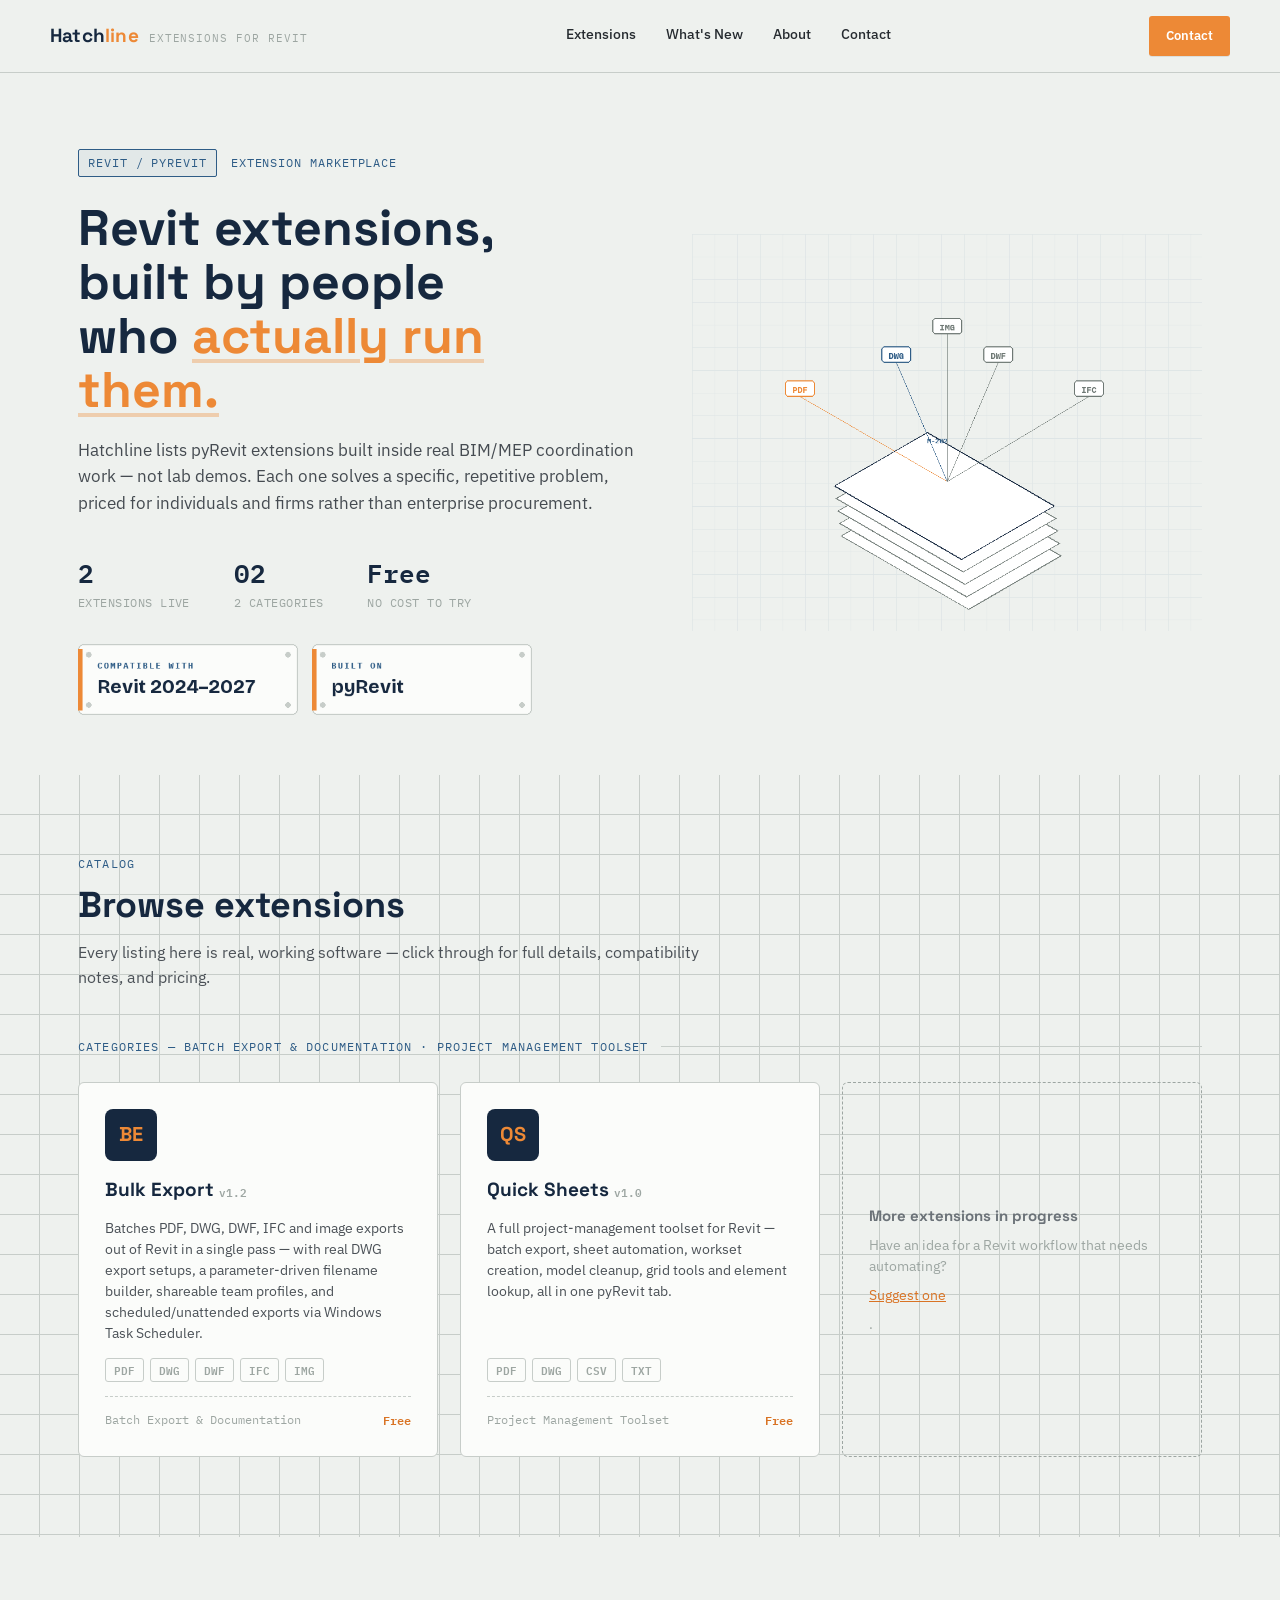
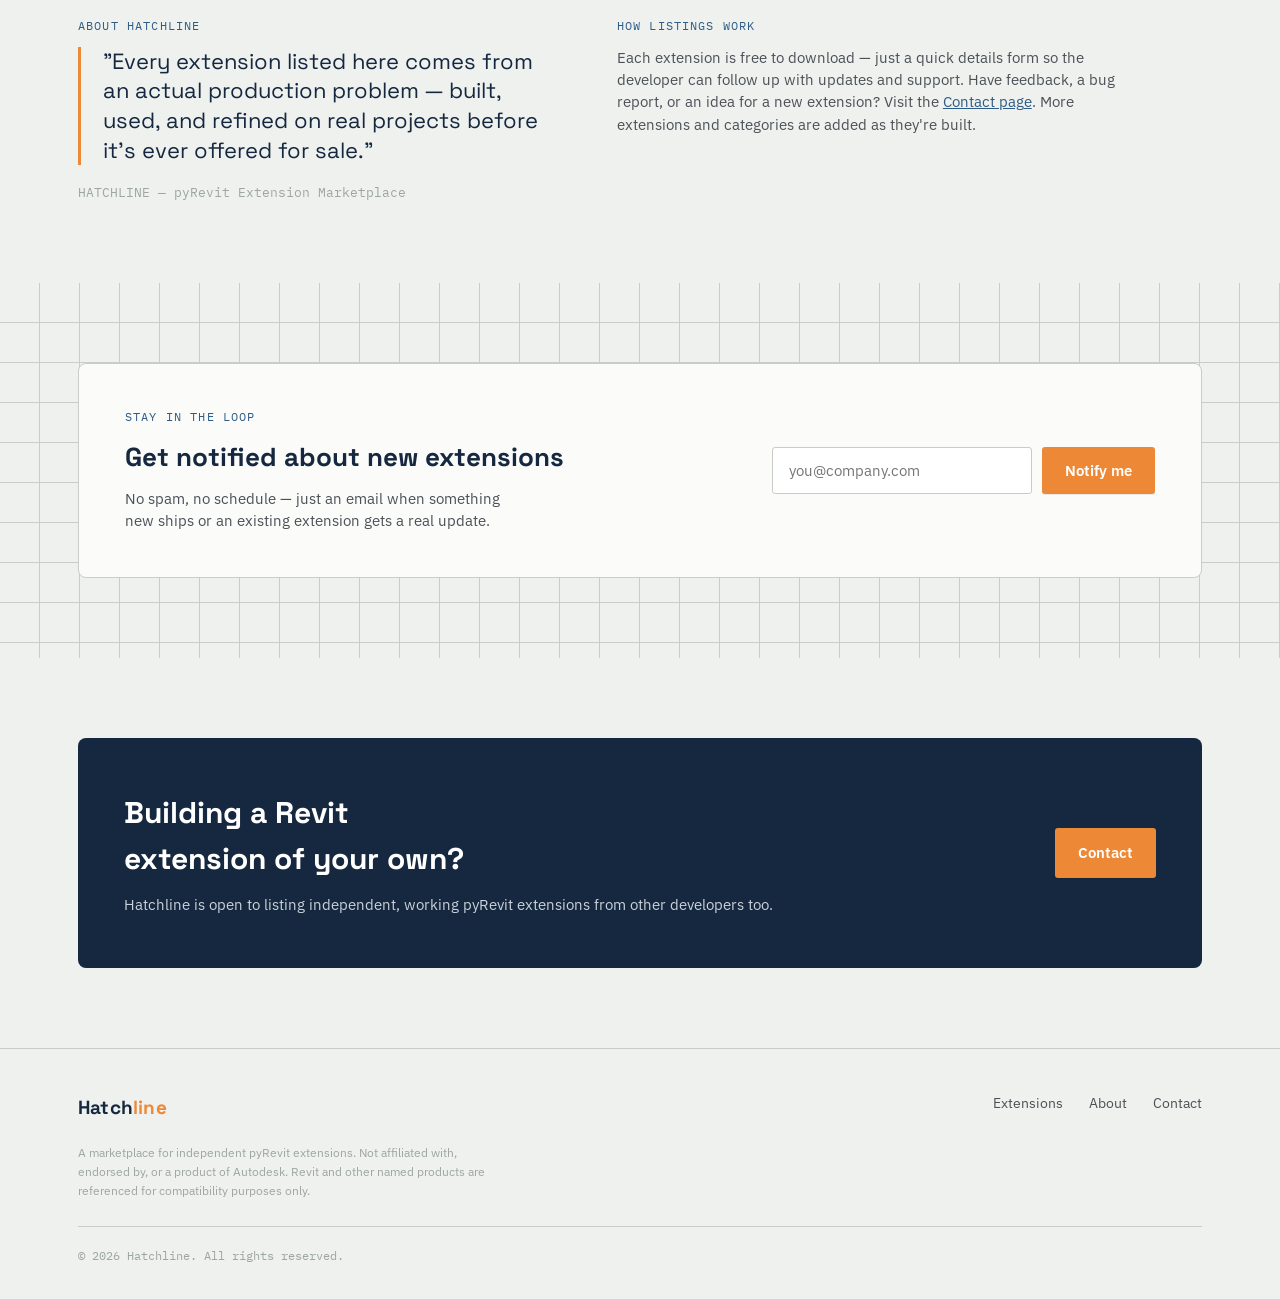
<file: index.html>
<!DOCTYPE html>
<html lang="en">
<head>
<meta charset="UTF-8">
<link rel="icon" type="image/png" href="assets/img/favicon-32.png">
<link rel="shortcut icon" href="assets/img/favicon.ico">
<link rel="apple-touch-icon" href="assets/img/favicon-180.png">
<meta name="viewport" content="width=device-width, initial-scale=1.0">
<title>Hatchline — Extensions for Revit, built by people who use them</title>
<meta name="description" content="Hatchline is a marketplace of pyRevit extensions built by working BIM/MEP professionals. Browse extensions like Bulk Export — batch PDF, DWG, DWF, IFC and image export for Revit.">
<meta property="og:type" content="website">
<meta property="og:title" content="Hatchline — Extensions for Revit, built by people who use them">
<meta property="og:description" content="Hatchline is a marketplace of pyRevit extensions built by working BIM/MEP professionals. Browse extensions like Bulk Export — batch PDF, DWG, DWF, IFC and image export for Revit.">
<meta property="og:image" content="https://sri-ram-bim.github.io/hatchline/assets/img/og-image.png">
<meta property="og:url" content="https://sri-ram-bim.github.io/hatchline/index.html">
<meta property="og:site_name" content="Hatchline">
<meta name="twitter:card" content="summary_large_image">
<meta name="twitter:title" content="Hatchline — Extensions for Revit, built by people who use them">
<meta name="twitter:description" content="Hatchline is a marketplace of pyRevit extensions built by working BIM/MEP professionals. Browse extensions like Bulk Export — batch PDF, DWG, DWF, IFC and image export for Revit.">
<meta name="twitter:image" content="https://sri-ram-bim.github.io/hatchline/assets/img/og-image.png">
<link rel="preconnect" href="https://fonts.googleapis.com">
<link rel="preconnect" href="https://fonts.gstatic.com" crossorigin>
<link href="https://fonts.googleapis.com/css2?family=Space+Grotesk:wght@400;500;600;700&family=IBM+Plex+Sans:wght@400;500;600&family=IBM+Plex+Mono:wght@400;500;600&display=swap" rel="stylesheet">
<link rel="stylesheet" href="assets/css/style.css">
<style>
  .home-hero{ padding:76px 0 60px; }
  .home-hero h1{ font-size:clamp(32px,4.4vw,50px); line-height:1.08; max-width:15ch; }
  .home-hero h1 em{ font-style:normal; color:var(--orange); text-decoration:underline; text-decoration-color:rgba(237,137,54,.35); text-decoration-thickness:4px; text-underline-offset:6px; }
  .home-hero-grid{ display:grid; grid-template-columns:1.05fr .95fr; gap:50px; align-items:center; }
  .home-hero p.lede{ margin-top:20px; font-size:17px; color:#454B51; max-width:56ch; }
  .home-hero-art{ display:flex; justify-content:center; }
  .home-hero-art img{ max-width:100%; height:auto; }
  .compat-row{ display:flex; gap:14px; margin-top:32px; flex-wrap:wrap; }
  .compat-row img{ display:block; height:auto; max-width:220px; }
  @media (max-width:900px){
    .home-hero-grid{ grid-template-columns:1fr; }
    .home-hero-art{ order:-1; max-width:420px; margin:0 auto; }
  }
  .titleblock{ display:flex; align-items:center; gap:14px; font-family:var(--mono); font-size:11.5px; letter-spacing:.08em; text-transform:uppercase; color:var(--blueprint); margin-bottom:24px; }
  .titleblock .tagx{ border:1px solid var(--blueprint); padding:4px 9px; border-radius:2px; color:var(--blueprint); background:rgba(46,92,134,.06); }
  .stat-strip{ display:flex; gap:44px; margin-top:36px; flex-wrap:wrap; }
  .stat-strip div{ font-family:var(--mono); }
  .stat-strip .num{ font-size:26px; font-weight:600; color:var(--ink); }
  .stat-strip .lbl{ font-size:11.5px; color:var(--hair-dk); letter-spacing:.04em; text-transform:uppercase; margin-top:2px; }
</style>
</head>
<body>

<header class="nav">
  <div class="nav-inner wrap" style="padding-left:0;padding-right:0;">
    <a href="index.html" class="brand">
      <span class="brand-mark">Hatch<span>line</span></span>
      <span class="brand-sub">Extensions for Revit</span>
    </a>
    <nav class="links">
      <a href="index.html#extensions">Extensions</a>
      <a href="whats-new.html">What's New</a>
      <a href="index.html#about">About</a>
      <a href="contact.html">Contact</a>
    </nav>
    <div class="nav-cta">
      <a class="btn btn-primary btn-sm" href="contact.html">Contact</a>
    </div>
  </div>
</header>

<main>

  <!-- ================= HERO ================= -->
  <section class="home-hero">
    <div class="wrap home-hero-grid">
      <div>
        <div class="titleblock">
          <span class="tagx">Revit / pyRevit</span>
          <span>Extension Marketplace</span>
        </div>
        <h1>Revit extensions, built by people who <em>actually run them.</em></h1>
        <p class="lede">Hatchline lists pyRevit extensions built inside real BIM/MEP coordination work — not lab demos. Each one solves a specific, repetitive problem, priced for individuals and firms rather than enterprise procurement.</p>
        <div class="stat-strip">
          <div><div class="num" id="statExtCount">1</div><div class="lbl">Extension live</div></div>
          <div><div class="num" id="statCatCount">01</div><div class="lbl" id="statCatLabel">Category — Export</div></div>
          <div><div class="num" id="statFreeLabel">Free</div><div class="lbl" id="statFreeSub">No cost to try</div></div>
        </div>
        <div class="compat-row">
          <img src="assets/img/badge-revit.png" alt="Compatible with Revit 2024-2027" width="240" height="78">
          <img src="assets/img/badge-pyrevit.png" alt="Built on pyRevit" width="240" height="78">
        </div>
      </div>
      <div class="home-hero-art">
        <img src="assets/img/hero-illustration.png" alt="Illustration of Revit sheets batch-exporting to PDF, DWG, DWF, IFC and image formats">
      </div>
    </div>
  </section>

  <!-- ================= EXTENSIONS GRID ================= -->
  <section id="extensions" class="grid-bg">
    <div class="wrap">
      <div class="section-head reveal">
        <span class="eyebrow">Catalog</span>
        <h2>Browse extensions</h2>
        <p>Every listing here is real, working software — click through for full details, compatibility notes, and pricing.</p>
      </div>

      <div class="category-label reveal">
        <span class="eyebrow" style="margin:0;" id="catalogCategoryLabel">Category — Batch Export &amp; Documentation</span>
        <span class="line"></span>
      </div>

      <div id="extGrid" class="ext-grid reveal"></div>
    </div>
  </section>

  <!-- ================= ABOUT ================= -->
  <section id="about">
    <div class="wrap cred">
      <div class="reveal">
        <span class="eyebrow">About Hatchline</span>
        <p class="cred-quote">"Every extension listed here comes from an actual production problem — built, used, and refined on real projects before it's ever offered for sale."</p>
        <p class="cred-byline">HATCHLINE — pyRevit Extension Marketplace</p>
      </div>
      <div class="reveal">
        <span class="eyebrow">How listings work</span>
        <p style="font-size:14.5px;color:#4B5157;max-width:56ch;">Each extension is free to download — just a quick details form so the developer can follow up with updates and support. Have feedback, a bug report, or an idea for a new extension? Visit the <a href="contact.html" style="color:var(--blueprint);">Contact page</a>. More extensions and categories are added as they're built.</p>
      </div>
    </div>
  </section>

  <!-- ================= NEWSLETTER ================= -->
  <section class="grid-bg">
    <div class="wrap">
      <div class="newsletter-box reveal">
        <div>
          <span class="eyebrow">Stay in the loop</span>
          <h2>Get notified about new extensions</h2>
          <p>No spam, no schedule — just an email when something new ships or an existing extension gets a real update.</p>
        </div>
        <form id="newsletterForm" class="newsletter-form">
          <input type="email" id="newsletterEmail" placeholder="you@company.com" required autocomplete="email">
          <button type="submit" class="btn btn-primary" id="newsletterBtn">Notify me</button>
        </form>
      </div>
      <p id="newsletterMsg" class="newsletter-msg"></p>
    </div>
  </section>

  <!-- ================= CTA STRIP ================= -->
  <section>
    <div class="wrap">
      <div class="cta-strip reveal">
        <div>
          <h2>Building a Revit extension of your own?</h2>
          <p>Hatchline is open to listing independent, working pyRevit extensions from other developers too.</p>
        </div>
        <a class="btn btn-primary" href="contact.html">Contact</a>
      </div>
    </div>
  </section>

</main>

<footer>
  <div class="wrap foot-grid">
    <div>
      <span class="brand-mark">Hatch<span>line</span></span>
      <p class="foot-note">A marketplace for independent pyRevit extensions. Not affiliated with, endorsed by, or a product of Autodesk. Revit and other named products are referenced for compatibility purposes only.</p>
    </div>
    <div class="foot-links">
      <a href="index.html#extensions">Extensions</a>
      <a href="index.html#about">About</a>
      <a href="contact.html">Contact</a>
    </div>
  </div>
  <div class="wrap">
    <p class="foot-copy">© 2026 Hatchline. All rights reserved.</p>
  </div>
</footer>

<script src="assets/js/extensions-data.js"></script>
<script src="assets/js/config.js"></script>
<script src="assets/js/newsletter.js"></script>
<script>
  // ---- render extension cards from the data file ----
  var grid = document.getElementById('extGrid');
  HATCHLINE_EXTENSIONS.forEach(function(ext){
    var card = document.createElement('a');
    card.className = 'ext-card';
    card.href = 'extension.html?slug=' + encodeURIComponent(ext.slug);

    var priceLabel = ext.pricing.free ? 'Free' : ('\u20B9' + ext.pricing.inr + ' \u00b7 AED ' + ext.pricing.aed.toFixed(2));

    card.innerHTML =
      '<div class="ext-icon">' + ext.initials + '</div>' +
      '<h3>' + ext.name + (ext.version ? ' <span class="card-version">v' + ext.version + '</span>' : '') + '</h3>' +
      '<p class="ext-tagline">' + ext.shortDescription + '</p>' +
      '<div class="ext-badges">' + ext.badges.map(function(b){ return '<span class="ext-badge">' + b + '</span>'; }).join('') + '</div>' +
      '<div class="ext-meta"><span>' + ext.category + '</span><span class="price">' + priceLabel + '</span></div>';

    grid.appendChild(card);
  });

  // ---- keep the hero stat strip and catalog label in sync with the data ----
  (function(){
    var extCount = HATCHLINE_EXTENSIONS.length;
    var categories = HATCHLINE_EXTENSIONS.map(function(e){ return e.category; })
      .filter(function(c, i, arr){ return arr.indexOf(c) === i; });
    var freeCount = HATCHLINE_EXTENSIONS.filter(function(e){ return e.pricing.free; }).length;

    document.getElementById('statExtCount').textContent = extCount;
    document.getElementById('statExtCount').nextElementSibling.textContent = extCount === 1 ? 'Extension live' : 'Extensions live';

    document.getElementById('statCatCount').textContent = String(categories.length).padStart(2, '0');
    document.getElementById('statCatLabel').textContent = categories.length === 1 ? ('Category \u2014 ' + categories[0]) : (categories.length + ' categories');

    var freeLabelEl = document.getElementById('statFreeLabel');
    var freeSubEl = document.getElementById('statFreeSub');
    if (freeCount === extCount) {
      freeLabelEl.textContent = 'Free';
      freeSubEl.textContent = 'No cost to try';
    } else if (freeCount > 0) {
      freeLabelEl.textContent = freeCount + '/' + extCount;
      freeSubEl.textContent = 'Free to try';
    } else {
      freeLabelEl.textContent = 'Paid';
      freeSubEl.textContent = 'One-time purchase';
    }

    document.getElementById('catalogCategoryLabel').textContent =
      categories.length === 1 ? ('Category \u2014 ' + categories[0]) : ('Categories \u2014 ' + categories.join(' \u00b7 '));
  })();

  // pad the grid with a visual "more coming" placeholder
  var placeholder = document.createElement('div');
  placeholder.className = 'empty-card';
  placeholder.innerHTML = '<strong>More extensions in progress</strong>Have an idea for a Revit workflow that needs automating? <a href="request-extension.html" style="color:var(--orange-dk);">Suggest one</a>.';
  grid.appendChild(placeholder);

  // ---- scroll reveal ----
  var reveals = document.querySelectorAll('.reveal');
  if ('IntersectionObserver' in window) {
    var io = new IntersectionObserver(function(entries){
      entries.forEach(function(e){ if (e.isIntersecting) { e.target.classList.add('in'); io.unobserve(e.target); } });
    }, { threshold: 0.1 });
    reveals.forEach(function(el){ io.observe(el); });
  } else {
    reveals.forEach(function(el){ el.classList.add('in'); });
  }
</script>

</body>
</html>
</file>
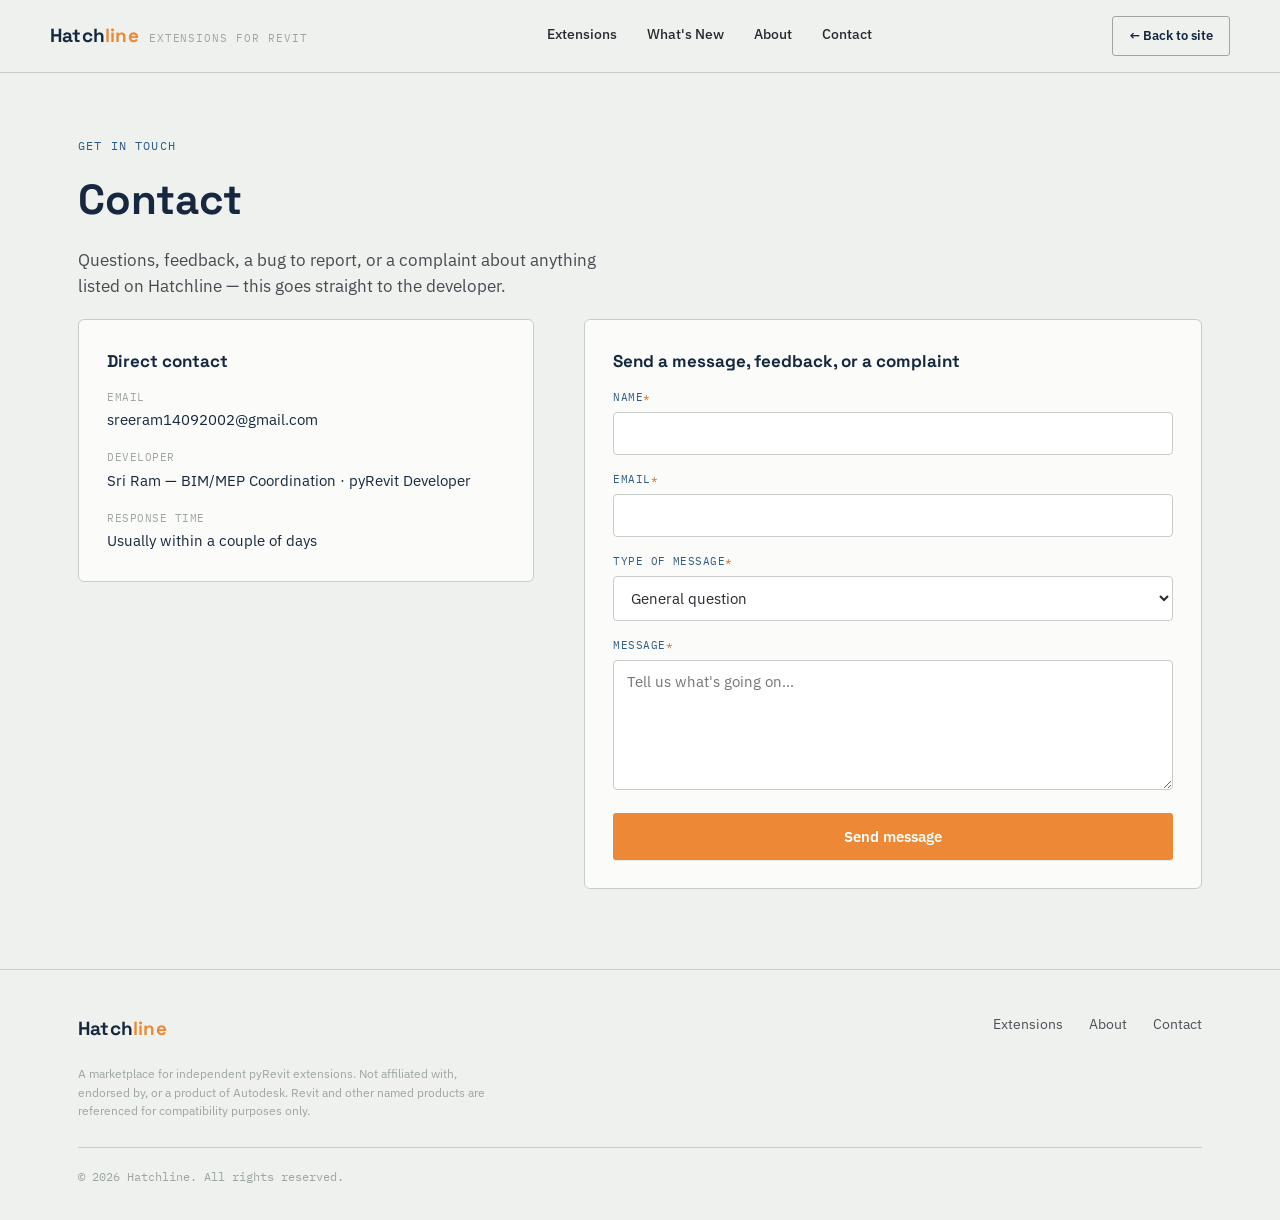
<file: contact.html>
<!DOCTYPE html>
<html lang="en">
<head>
<meta charset="UTF-8">
<link rel="icon" type="image/png" href="assets/img/favicon-32.png">
<link rel="shortcut icon" href="assets/img/favicon.ico">
<link rel="apple-touch-icon" href="assets/img/favicon-180.png">
<meta name="viewport" content="width=device-width, initial-scale=1.0">
<title>Contact — Hatchline</title>
<meta name="description" content="Get in touch with Hatchline, or send feedback, a bug report, or a complaint about any listed extension.">
<meta property="og:type" content="website">
<meta property="og:title" content="Contact — Hatchline">
<meta property="og:description" content="Get in touch with Hatchline, or send feedback, a bug report, or a complaint about any listed extension.">
<meta property="og:image" content="https://sri-ram-bim.github.io/hatchline/assets/img/og-image.png">
<meta property="og:url" content="https://sri-ram-bim.github.io/hatchline/contact.html">
<meta property="og:site_name" content="Hatchline">
<meta name="twitter:card" content="summary_large_image">
<meta name="twitter:title" content="Contact — Hatchline">
<meta name="twitter:description" content="Get in touch with Hatchline, or send feedback, a bug report, or a complaint about any listed extension.">
<meta name="twitter:image" content="https://sri-ram-bim.github.io/hatchline/assets/img/og-image.png">
<link rel="preconnect" href="https://fonts.googleapis.com">
<link rel="preconnect" href="https://fonts.gstatic.com" crossorigin>
<link href="https://fonts.googleapis.com/css2?family=Space+Grotesk:wght@400;500;600;700&family=IBM+Plex+Sans:wght@400;500;600&family=IBM+Plex+Mono:wght@400;500;600&display=swap" rel="stylesheet">
<link rel="stylesheet" href="assets/css/style.css">
<style>
  .contact-hero{ padding:64px 0 20px; }
  .contact-hero h1{ font-size:clamp(30px,4vw,42px); }
  .contact-hero p.lede{ margin-top:16px; font-size:16.5px; color:#454B51; max-width:56ch; }

  .contact-grid{ display:grid; grid-template-columns:.85fr 1.15fr; gap:50px; align-items:start; }
  .contact-card{ background:var(--paper); border:1px solid var(--hair); border-radius:6px; padding:28px; }
  .contact-card h3{ font-size:17px; margin-bottom:14px; }
  .contact-line{ display:flex; flex-direction:column; gap:4px; margin-bottom:18px; }
  .contact-line .lbl{ font-family:var(--mono); font-size:10.5px; text-transform:uppercase; letter-spacing:.05em; color:var(--hair-dk); }
  .contact-line a, .contact-line span{ font-size:14.5px; color:var(--ink); text-decoration:none; }
  .contact-line a:hover{ color:var(--orange-dk); }

  .field{ margin-bottom:16px; }
  .field label{ display:block; font-family:var(--mono); font-size:11px; text-transform:uppercase; letter-spacing:.04em; color:var(--blueprint); margin-bottom:6px; }
  .field input, .field select, .field textarea{
    width:100%; padding:11px 13px; border:1px solid var(--hair); border-radius:4px;
    font-family:var(--body); font-size:14.5px; color:var(--graphite); background:#fff;
  }
  .field textarea{ min-height:130px; resize:vertical; }
  .field input:focus, .field select:focus, .field textarea:focus{ border-color:var(--orange); outline:none; }
  .req-mark{ color:var(--orange-dk); }

  #formMsg{ font-size:13.5px; margin-top:12px; display:none; }
  #formMsg.ok{ color:var(--ok); }
  #formMsg.err{ color:#B4483C; }

  @media (max-width:900px){ .contact-grid{ grid-template-columns:1fr; } }
</style>
</head>
<body>

<header class="nav">
  <div class="nav-inner wrap" style="padding-left:0;padding-right:0;">
    <a href="index.html" class="brand">
      <span class="brand-mark">Hatch<span>line</span></span>
      <span class="brand-sub">Extensions for Revit</span>
    </a>
    <nav class="links">
      <a href="index.html#extensions">Extensions</a>
      <a href="whats-new.html">What's New</a>
      <a href="index.html#about">About</a>
      <a href="contact.html">Contact</a>
    </nav>
    <div class="nav-cta">
      <a class="btn btn-ghost btn-sm" href="index.html">← Back to site</a>
    </div>
  </div>
</header>

<main>
  <section class="contact-hero">
    <div class="wrap">
      <span class="eyebrow">Get in touch</span>
      <h1>Contact</h1>
      <p class="lede">Questions, feedback, a bug to report, or a complaint about anything listed on Hatchline — this goes straight to the developer.</p>
    </div>
  </section>

  <section style="padding-top:0;">
    <div class="wrap contact-grid">

      <div class="contact-card">
        <h3>Direct contact</h3>
        <div class="contact-line">
          <span class="lbl">Email</span>
          <a href="mailto:sreeram14092002@gmail.com">sreeram14092002@gmail.com</a>
        </div>
        <div class="contact-line">
          <span class="lbl">Developer</span>
          <span>Sri Ram — BIM/MEP Coordination · pyRevit Developer</span>
        </div>
        <div class="contact-line" style="margin-bottom:0;">
          <span class="lbl">Response time</span>
          <span>Usually within a couple of days</span>
        </div>
      </div>

      <div class="contact-card">
        <h3>Send a message, feedback, or a complaint</h3>
        <form id="contactForm" novalidate>
          <div class="field"><label>Name<span class="req-mark">*</span></label><input id="cName" required autocomplete="name"></div>
          <div class="field"><label>Email<span class="req-mark">*</span></label><input id="cEmail" type="email" required autocomplete="email"></div>
          <div class="field">
            <label>Type of message<span class="req-mark">*</span></label>
            <select id="cType" required>
              <option value="General question">General question</option>
              <option value="Feedback / Suggestion">Feedback / Suggestion</option>
              <option value="Bug report">Bug report</option>
              <option value="Complaint">Complaint</option>
              <option value="Extension idea">Extension idea</option>
            </select>
          </div>
          <div class="field"><label>Message<span class="req-mark">*</span></label><textarea id="cMessage" required placeholder="Tell us what's going on…"></textarea></div>
          <button type="submit" class="btn btn-primary" id="cSubmitBtn" style="width:100%;justify-content:center;">Send message</button>
          <p id="formMsg"></p>
        </form>
      </div>

    </div>
  </section>
</main>

<footer>
  <div class="wrap foot-grid">
    <div>
      <span class="brand-mark">Hatch<span>line</span></span>
      <p class="foot-note">A marketplace for independent pyRevit extensions. Not affiliated with, endorsed by, or a product of Autodesk. Revit and other named products are referenced for compatibility purposes only.</p>
    </div>
    <div class="foot-links">
      <a href="index.html#extensions">Extensions</a>
      <a href="index.html#about">About</a>
      <a href="contact.html">Contact</a>
    </div>
  </div>
  <div class="wrap">
    <p class="foot-copy">© 2026 Hatchline. All rights reserved.</p>
  </div>
</footer>

<script src="assets/js/config.js"></script>
<script src="assets/js/contact.js"></script>

</body>
</html>
</file>
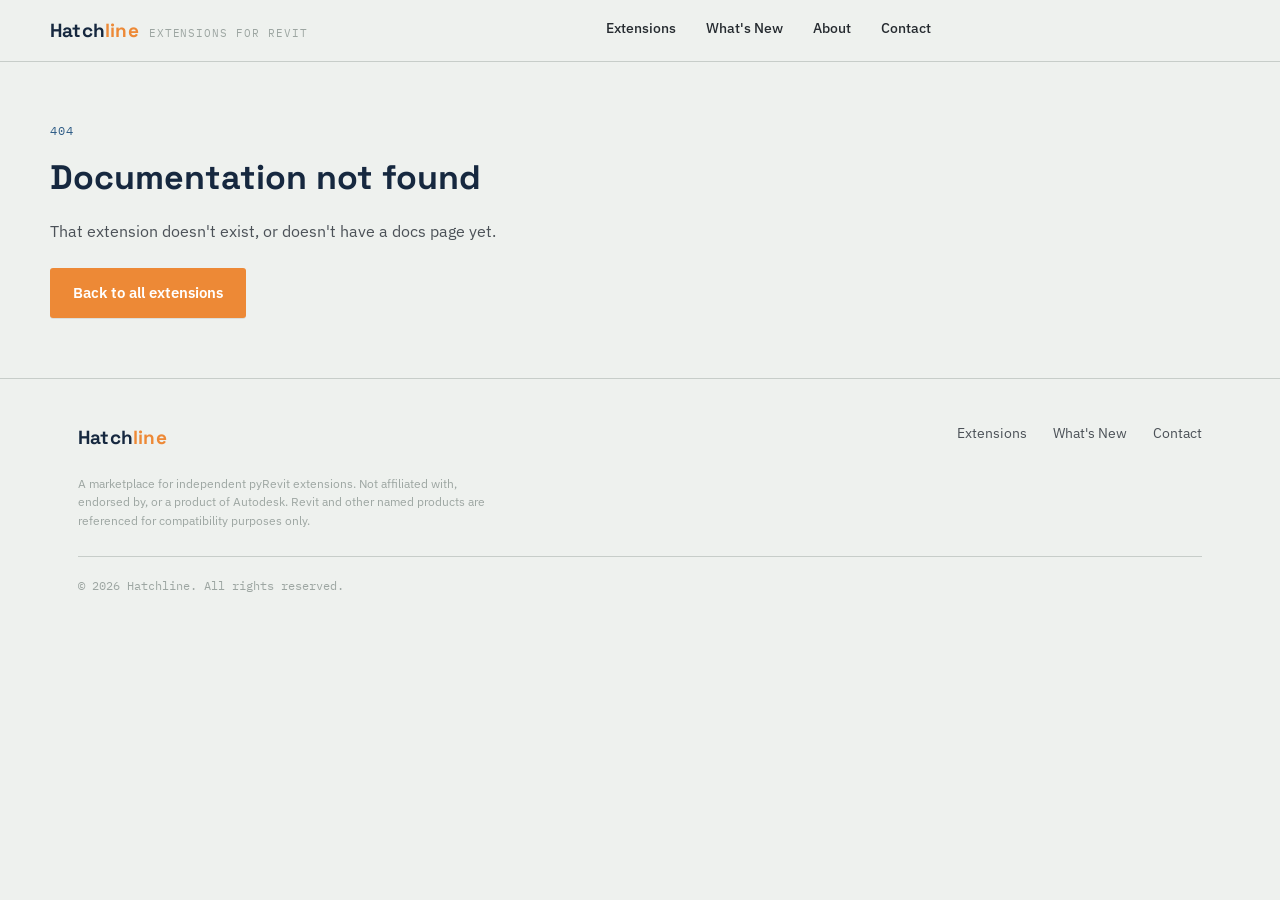
<file: docs.html>
<!DOCTYPE html>
<html lang="en">
<head>
<meta charset="UTF-8">
<link rel="icon" type="image/png" href="assets/img/favicon-32.png">
<link rel="shortcut icon" href="assets/img/favicon.ico">
<link rel="apple-touch-icon" href="assets/img/favicon-180.png">
<meta name="viewport" content="width=device-width, initial-scale=1.0">
<title id="pageTitle">Docs — Hatchline</title>
<meta name="description" id="pageDesc" content="Setup guide and documentation.">
<link rel="preconnect" href="https://fonts.googleapis.com">
<link rel="preconnect" href="https://fonts.gstatic.com" crossorigin>
<link href="https://fonts.googleapis.com/css2?family=Space+Grotesk:wght@400;500;600;700&family=IBM+Plex+Sans:wght@400;500;600&family=IBM+Plex+Mono:wght@400;500;600&display=swap" rel="stylesheet">
<link rel="stylesheet" href="assets/css/style.css">
<style>
  .docs-hero{ padding:56px 0 20px; }
  .docs-layout{ display:grid; grid-template-columns:240px 1fr; gap:50px; align-items:start; }
  .docs-toc{ position:sticky; top:90px; display:flex; flex-direction:column; gap:4px; }
  .docs-toc a{
    font-size:13.5px; color:#4B5157; text-decoration:none; padding:8px 12px; border-radius:4px;
    border-left:2px solid transparent;
  }
  .docs-toc a:hover{ color:var(--ink); background:var(--paper); }
  .docs-toc a.active{ color:var(--ink); font-weight:600; border-left-color:var(--orange); background:var(--paper); }
  .docs-section{ margin-bottom:52px; scroll-margin-top:90px; }
  .docs-section h2{ font-size:24px; margin-bottom:16px; padding-bottom:12px; border-bottom:1px solid var(--hair); }
  .docs-section p{ font-size:15px; color:#4B5157; margin-bottom:14px; line-height:1.7; }
  .docs-code{
    font-family:var(--mono); font-size:13px; background:var(--ink); color:#D7E4F0;
    padding:14px 18px; border-radius:5px; margin:14px 0; overflow-x:auto;
  }
  .docs-back{ font-family:var(--mono); font-size:12.5px; color:var(--blueprint); text-decoration:none; display:inline-flex; align-items:center; gap:6px; margin-bottom:18px; }
  .docs-back:hover{ text-decoration:underline; }
  @media (max-width:900px){ .docs-layout{ grid-template-columns:1fr; } .docs-toc{ position:static; flex-direction:row; flex-wrap:wrap; } }
</style>
</head>
<body>

<header class="nav">
  <div class="nav-inner wrap" style="padding-left:0;padding-right:0;">
    <a href="index.html" class="brand">
      <span class="brand-mark">Hatch<span>line</span></span>
      <span class="brand-sub">Extensions for Revit</span>
    </a>
    <nav class="links">
      <a href="index.html#extensions">Extensions</a>
      <a href="whats-new.html">What's New</a>
      <a href="index.html#about">About</a>
      <a href="contact.html">Contact</a>
    </nav>
    <div class="nav-cta" id="navCta"></div>
  </div>
</header>

<main id="pageBody">
  <div class="wrap" style="padding-top:24px;">
    <p class="mono" style="color:var(--hair-dk);">Loading documentation…</p>
  </div>
</main>

<footer>
  <div class="wrap foot-grid">
    <div>
      <span class="brand-mark">Hatch<span>line</span></span>
      <p class="foot-note">A marketplace for independent pyRevit extensions. Not affiliated with, endorsed by, or a product of Autodesk. Revit and other named products are referenced for compatibility purposes only.</p>
    </div>
    <div class="foot-links">
      <a href="index.html#extensions">Extensions</a>
      <a href="whats-new.html">What's New</a>
      <a href="contact.html">Contact</a>
    </div>
  </div>
  <div class="wrap">
    <p class="foot-copy">© 2026 Hatchline. All rights reserved.</p>
  </div>
</footer>

<script src="assets/js/extensions-data.js"></script>
<script src="assets/js/docs.js"></script>

</body>
</html>
</file>
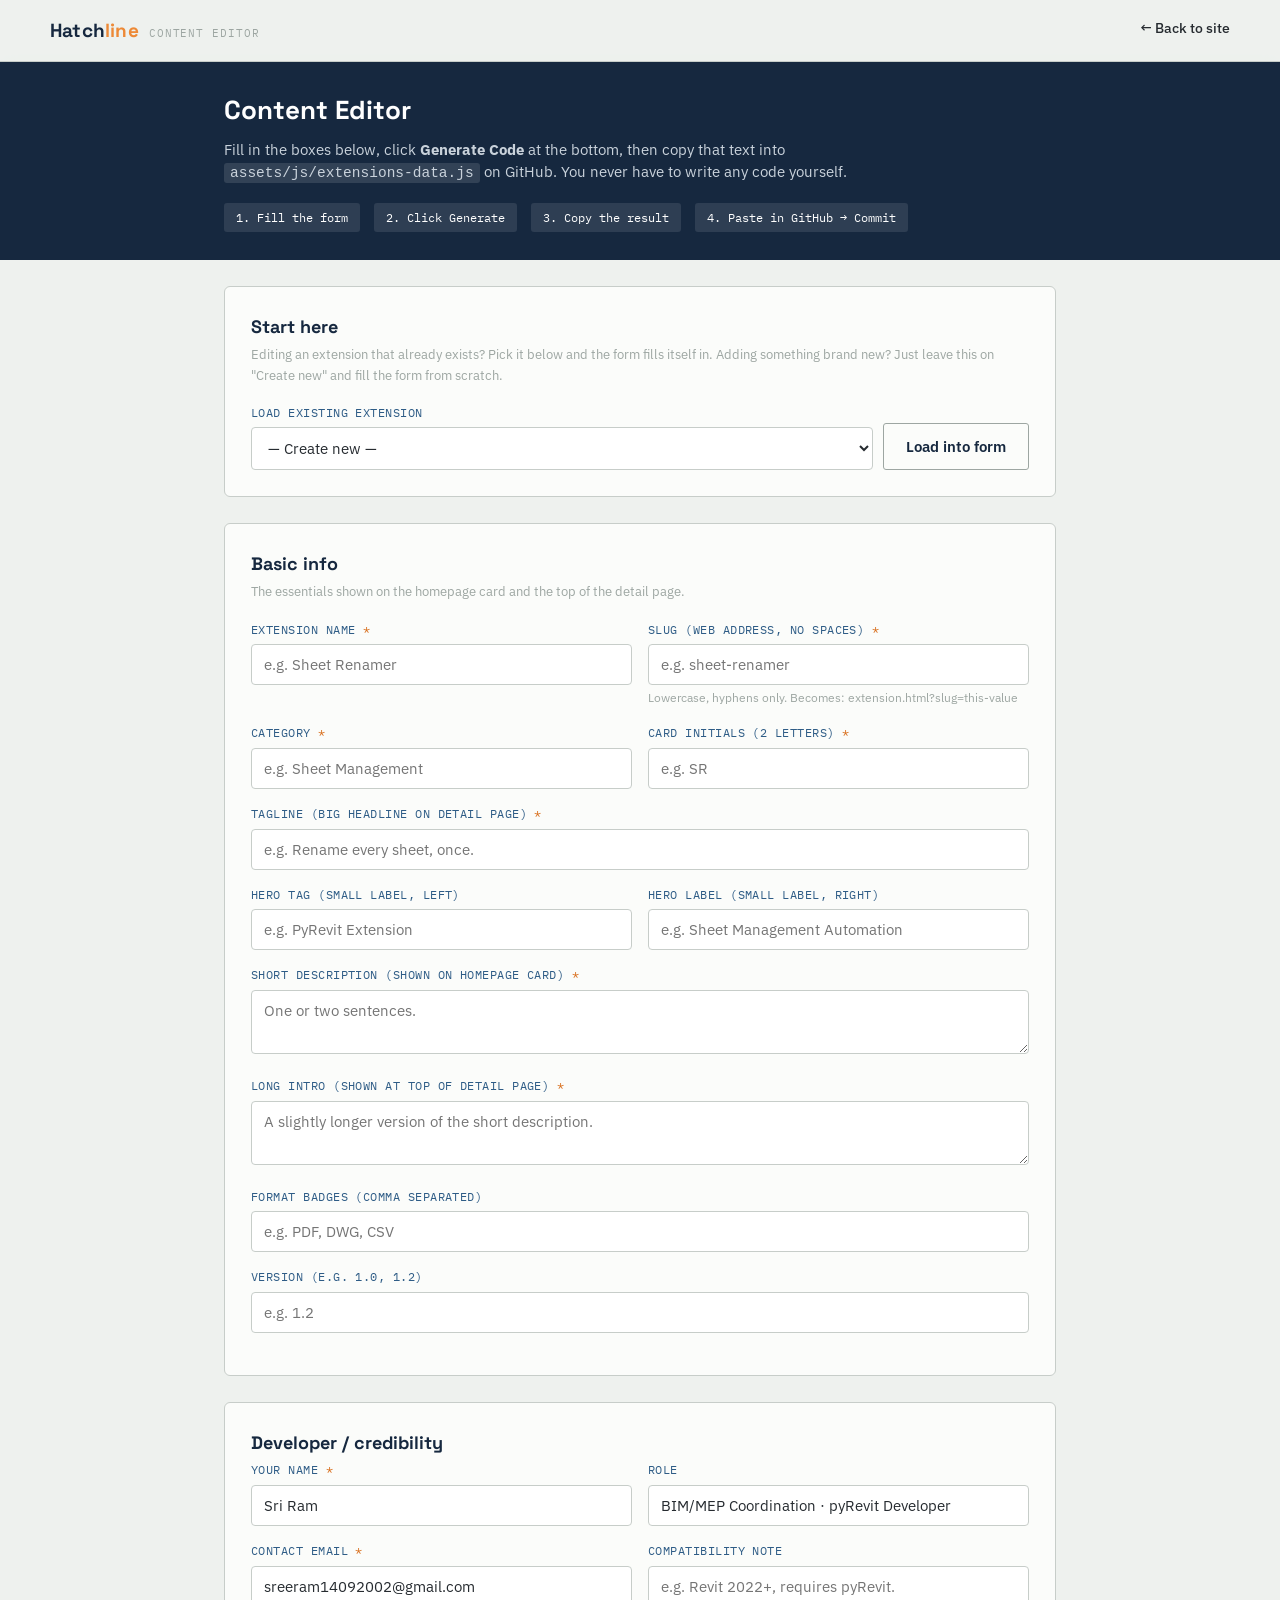
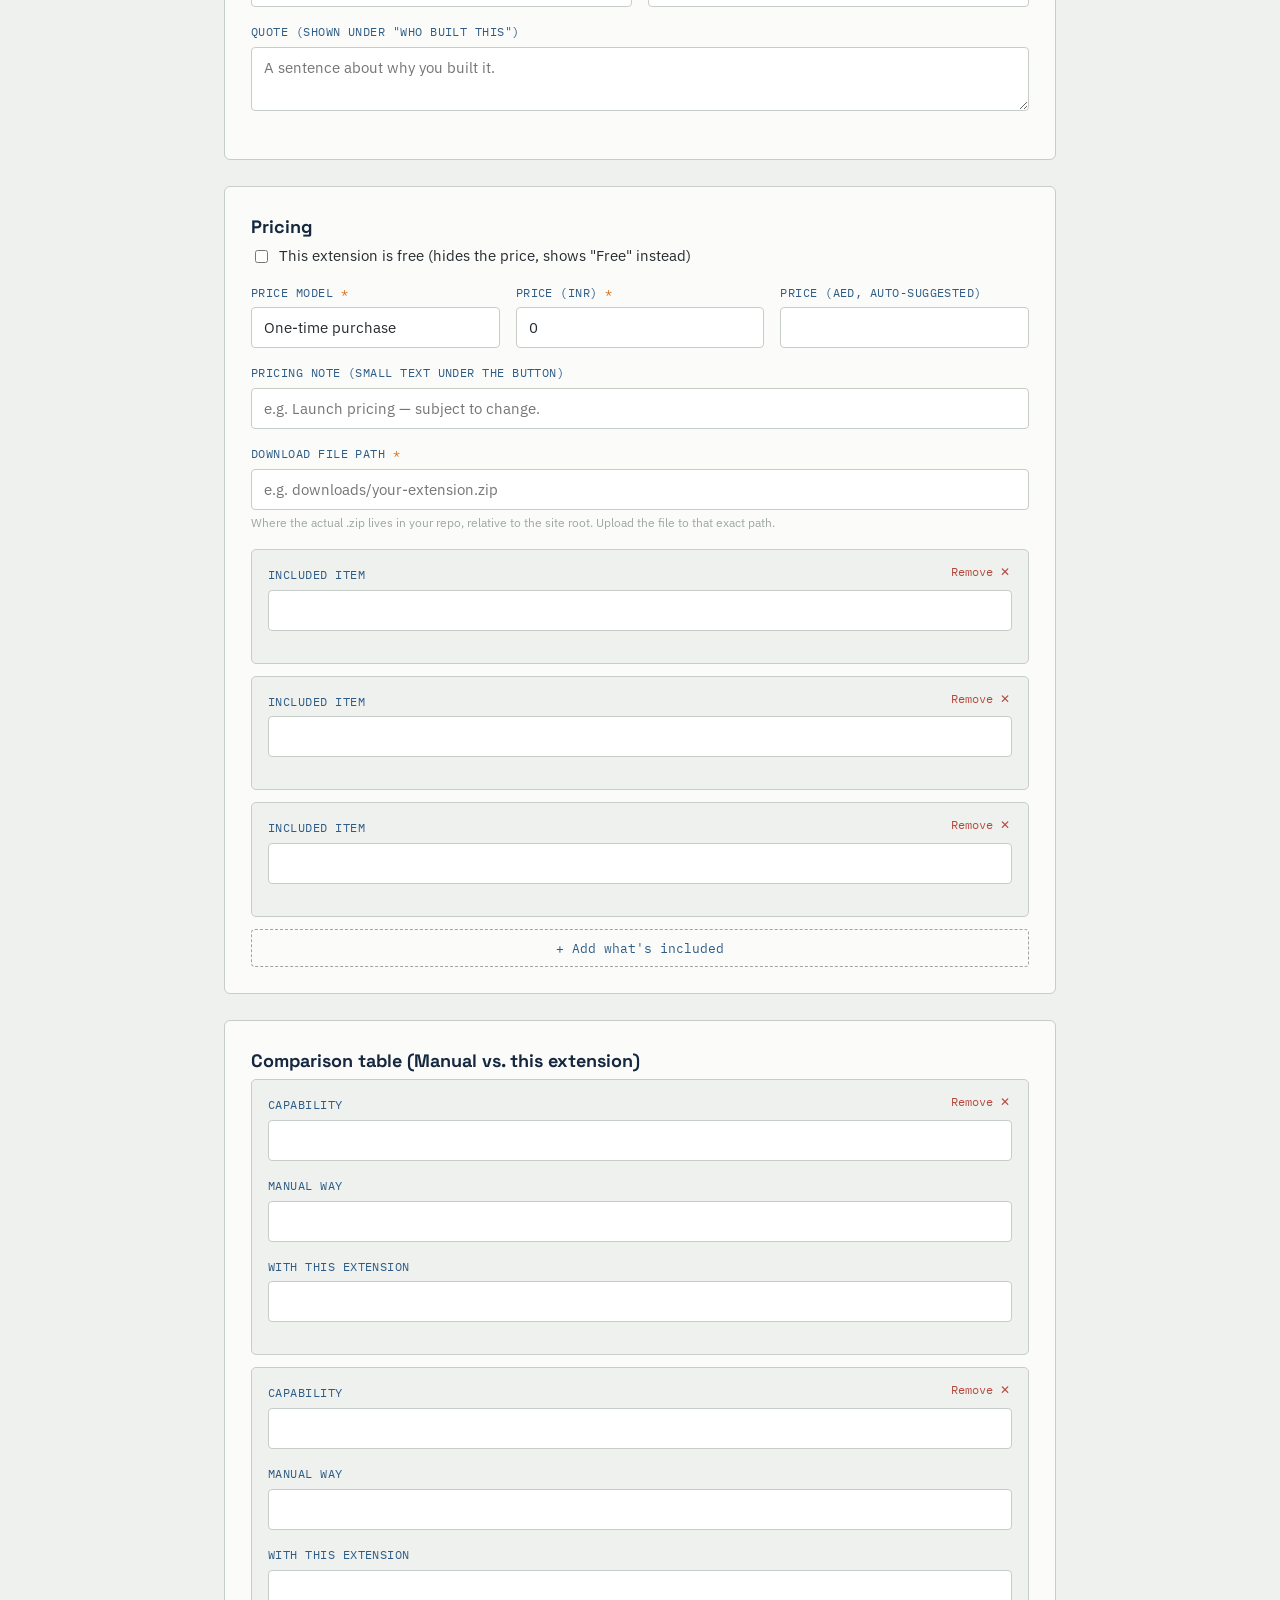
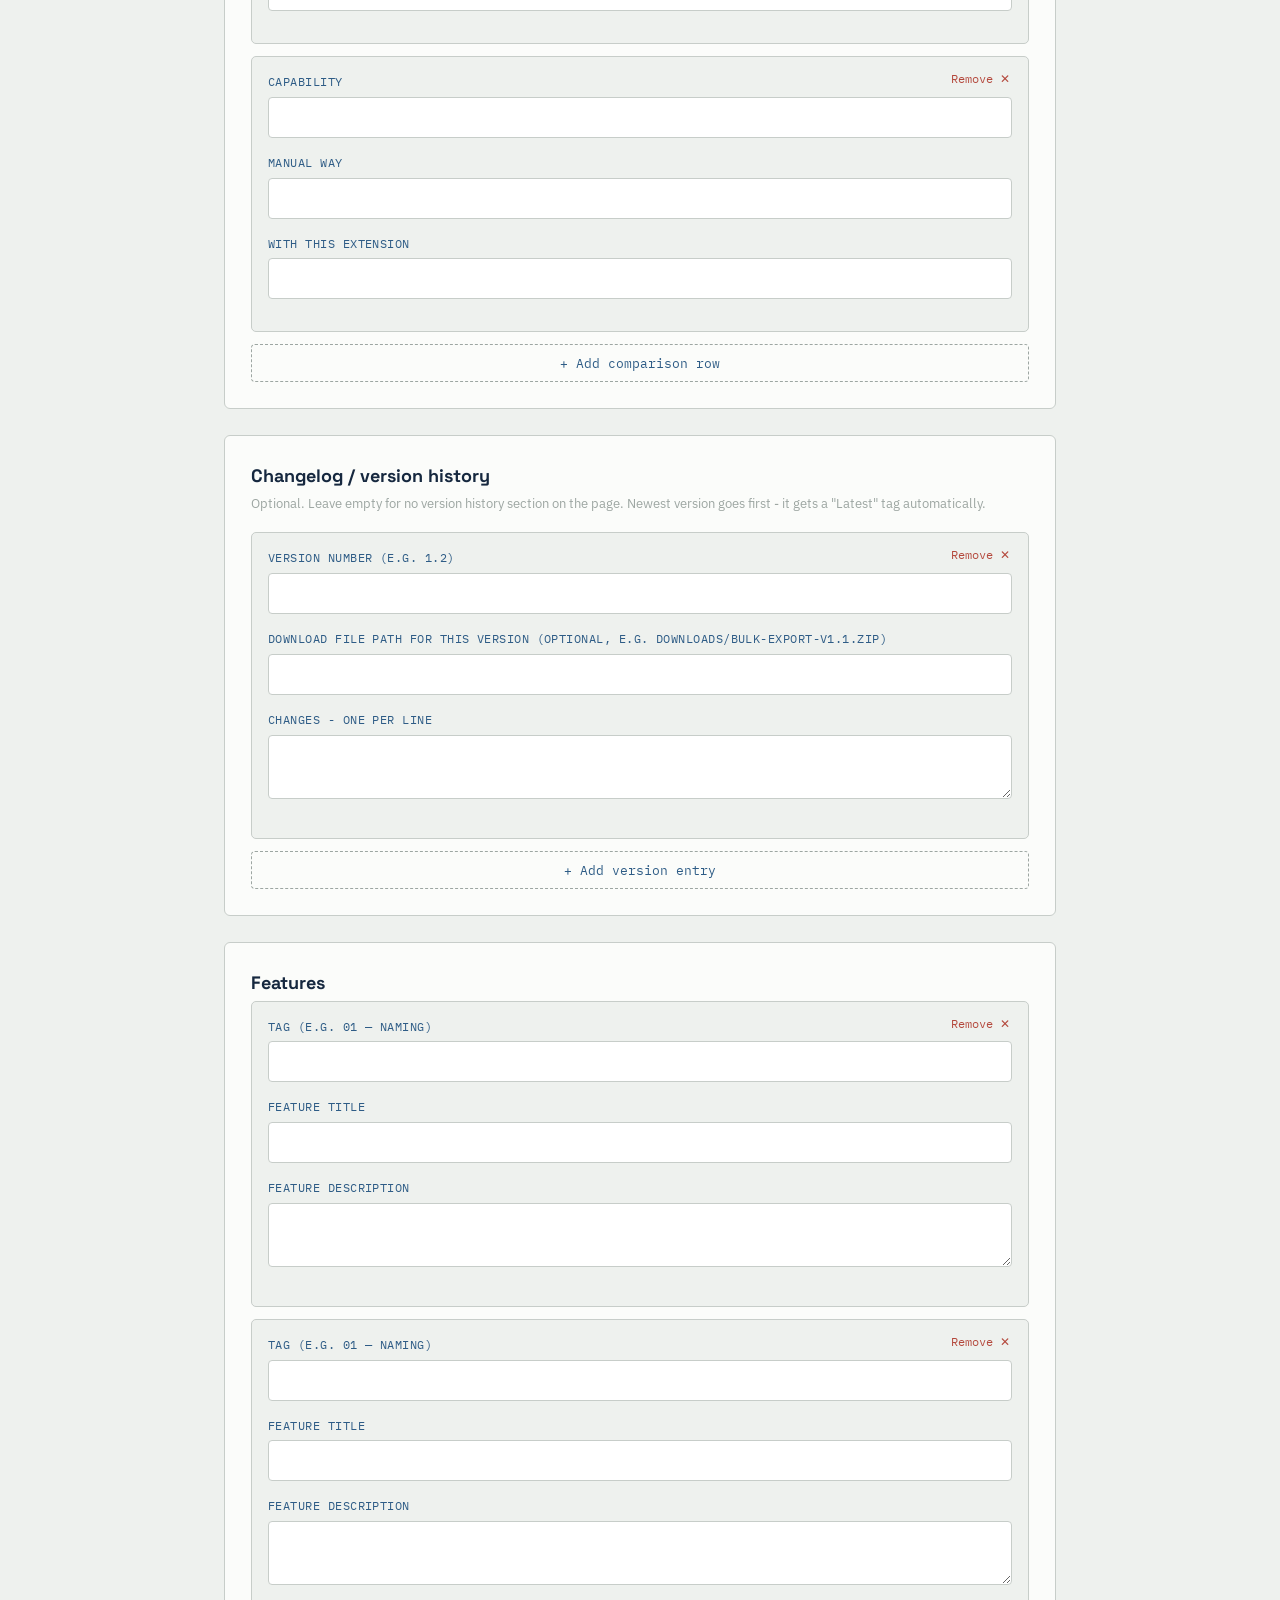
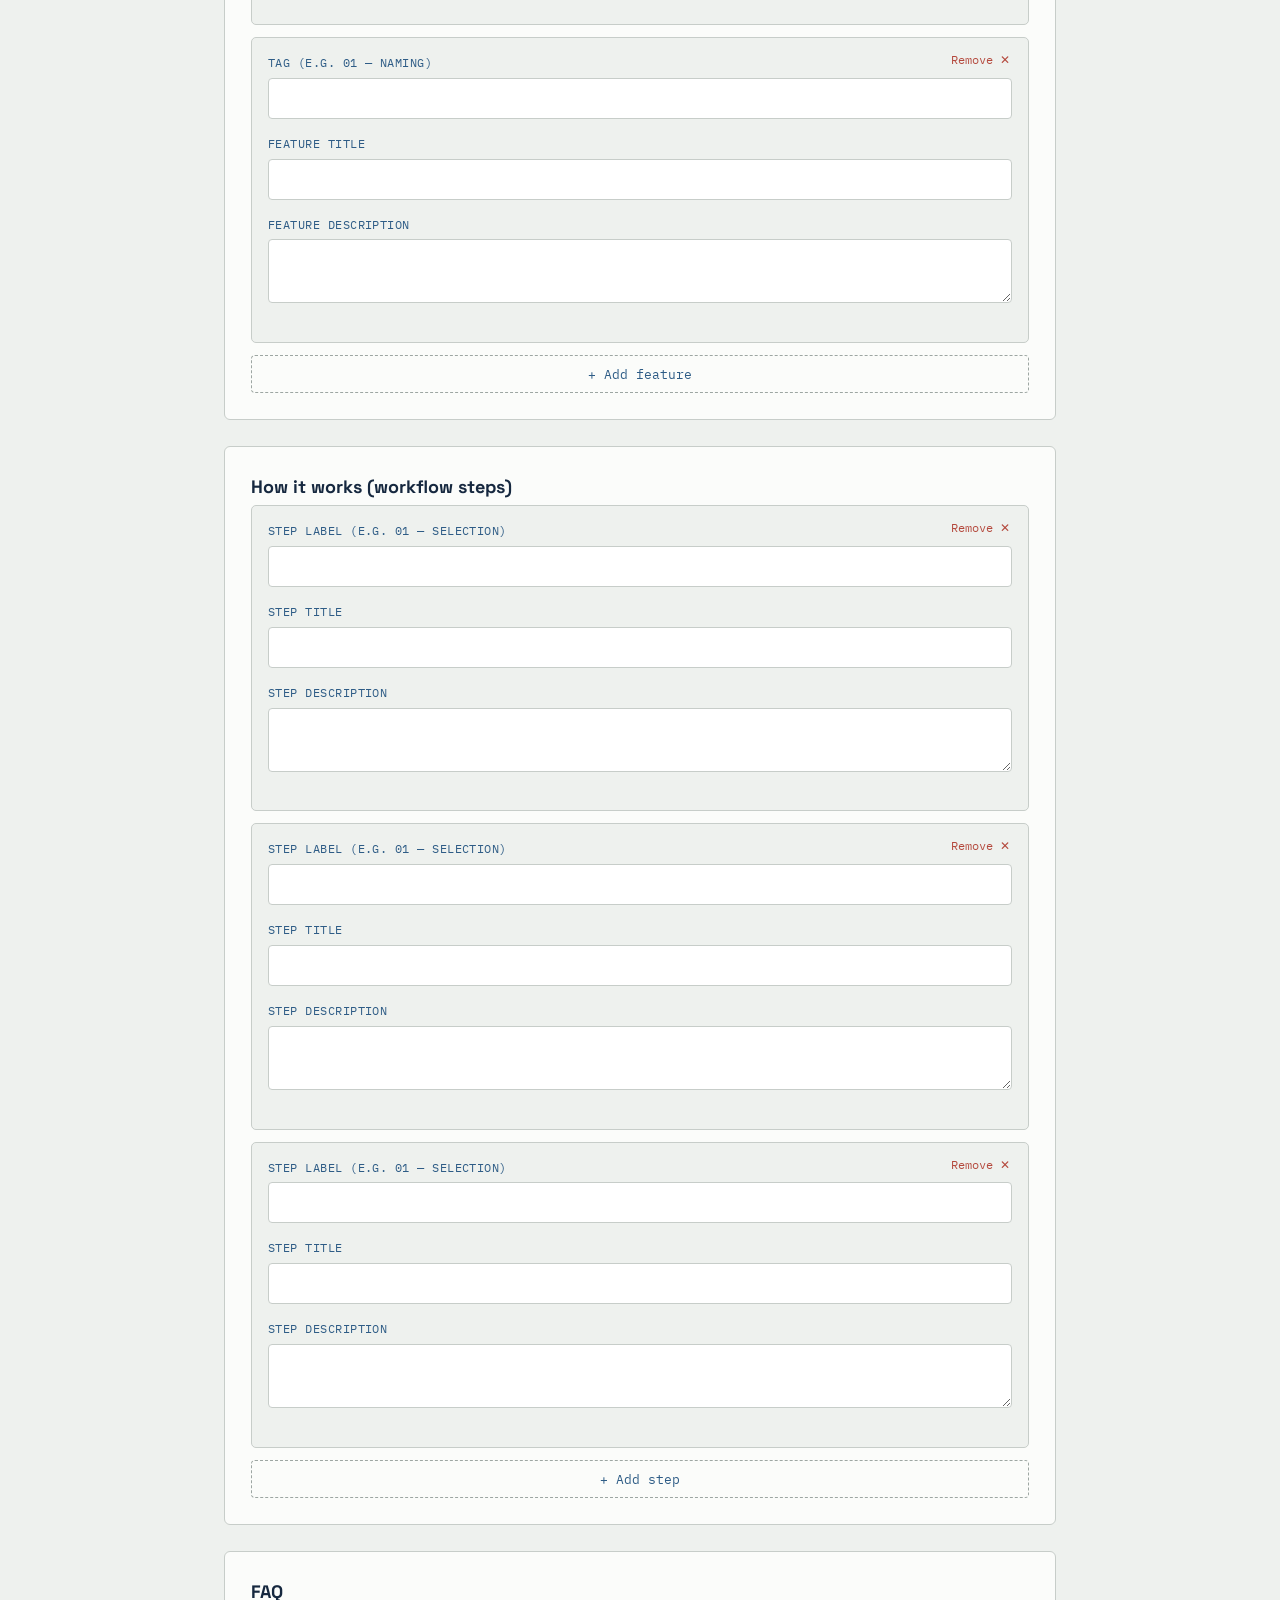
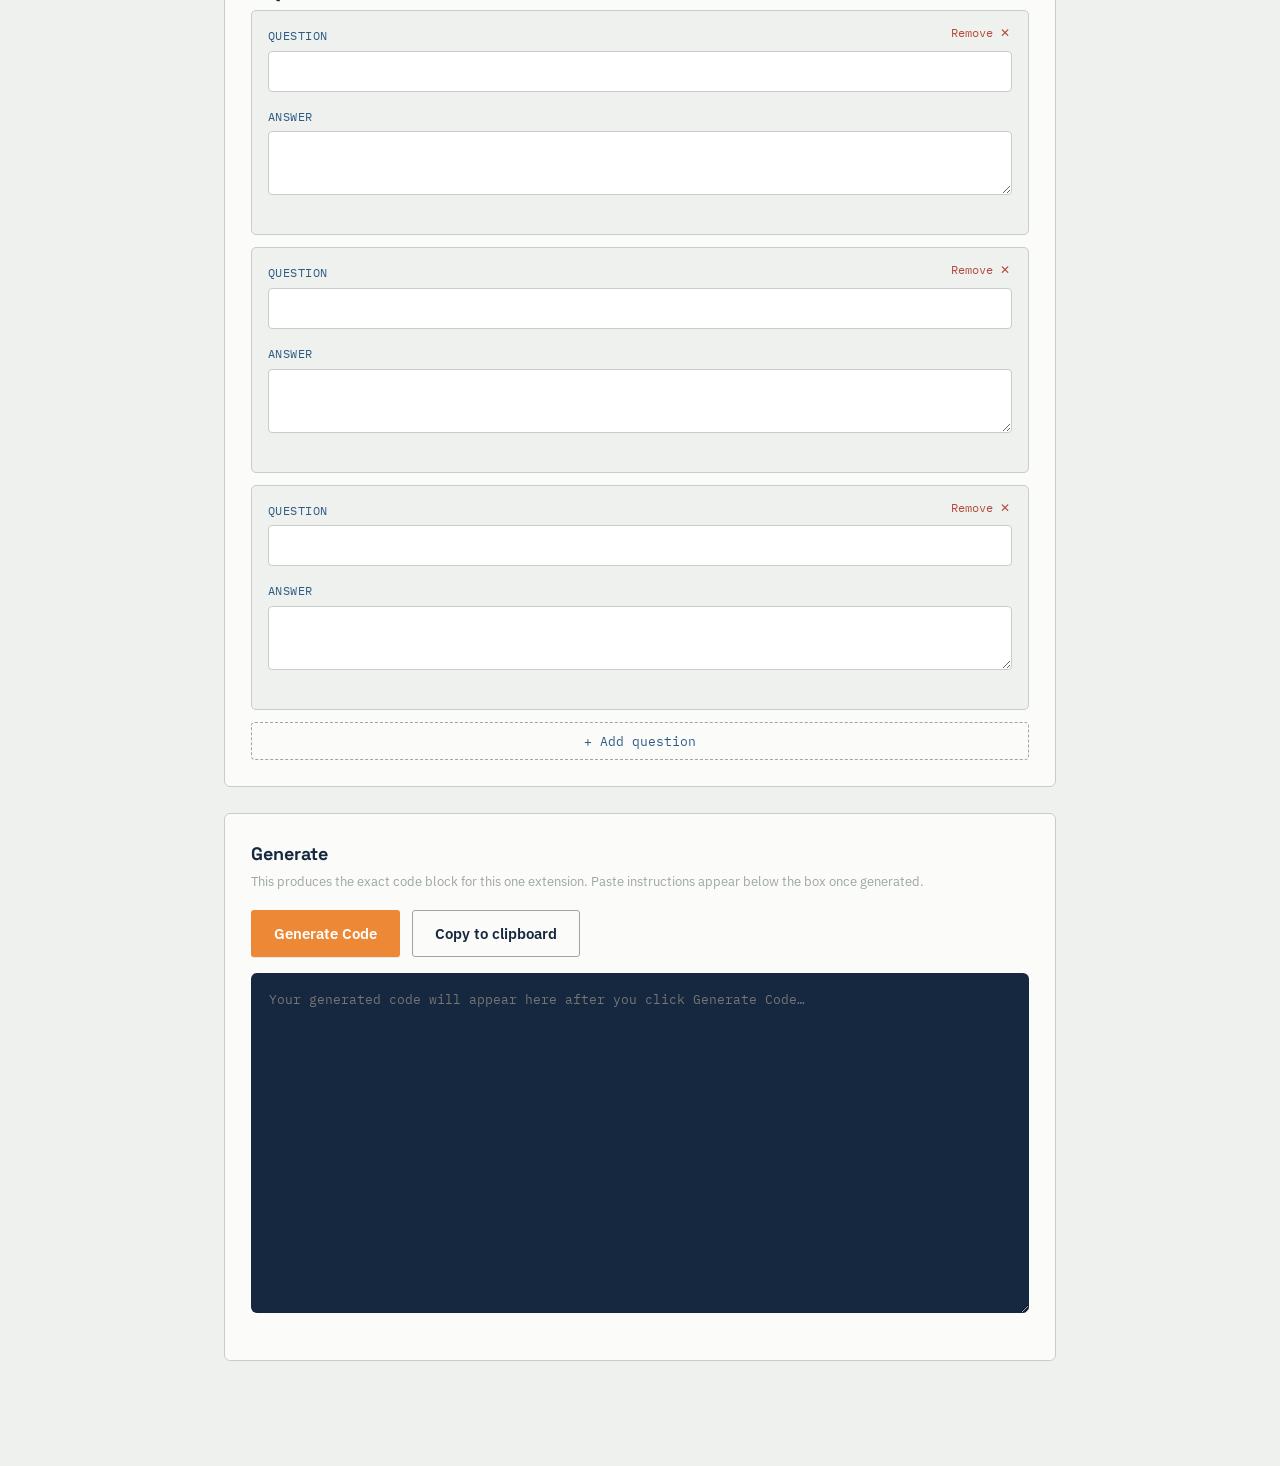
<file: editor.html>
<!DOCTYPE html>
<html lang="en">
<head>
<meta charset="UTF-8">
<link rel="icon" type="image/png" href="assets/img/favicon-32.png">
<link rel="shortcut icon" href="assets/img/favicon.ico">
<link rel="apple-touch-icon" href="assets/img/favicon-180.png">
<meta name="viewport" content="width=device-width, initial-scale=1.0">
<title>Editor — Hatchline (not for visitors)</title>
<meta name="robots" content="noindex, nofollow">
<link rel="preconnect" href="https://fonts.googleapis.com">
<link href="https://fonts.googleapis.com/css2?family=Space+Grotesk:wght@600;700&family=IBM+Plex+Sans:wght@400;500;600&family=IBM+Plex+Mono:wght@400;500;600&display=swap" rel="stylesheet">
<link rel="stylesheet" href="assets/css/style.css">
<style>
  body{ padding-bottom:80px; }
  .editor-wrap{ max-width:880px; margin:0 auto; padding:0 24px; }
  .banner{ background:var(--ink); color:#fff; padding:28px 0; }
  .banner h1{ color:#fff; font-size:26px; }
  .banner p{ color:#C9D2DB; margin-top:8px; font-size:14.5px; max-width:70ch; }
  .steps{ display:flex; gap:14px; margin-top:18px; flex-wrap:wrap; }
  .steps span{ font-family:var(--mono); font-size:11.5px; background:rgba(255,255,255,.1); padding:6px 12px; border-radius:3px; }

  .panel{ background:var(--paper); border:1px solid var(--hair); border-radius:6px; padding:26px; margin:26px 0; }
  .panel h2{ font-size:18px; margin-bottom:4px; }
  .panel .hint{ font-size:13px; color:var(--hair-dk); margin-bottom:18px; }

  .field{ margin-bottom:16px; }
  .field label{ display:block; font-family:var(--mono); font-size:11.5px; text-transform:uppercase; letter-spacing:.04em; color:var(--blueprint); margin-bottom:6px; }
  .field input, .field textarea, .field select{
    width:100%; padding:10px 12px; border:1px solid var(--hair); border-radius:4px;
    font-family:var(--body); font-size:14.5px; color:var(--graphite); background:#fff;
  }
  .field textarea{ resize:vertical; min-height:64px; }
  .field .note{ font-size:12px; color:var(--hair-dk); margin-top:4px; }
  .row2{ display:grid; grid-template-columns:1fr 1fr; gap:16px; }
  .row3{ display:grid; grid-template-columns:1fr 1fr 1fr; gap:16px; }

  .repeat-item{ border:1px solid var(--hair); border-radius:5px; padding:16px; margin-bottom:12px; position:relative; background:var(--vellum); }
  .repeat-item .remove-btn{
    position:absolute; top:10px; right:10px; background:none; border:none; color:#B4483C;
    font-family:var(--mono); font-size:12px; cursor:pointer; padding:4px 8px;
  }
  .add-btn{
    background:none; border:1.5px dashed var(--hair-dk); color:var(--blueprint);
    padding:10px 16px; border-radius:4px; font-family:var(--mono); font-size:12.5px;
    cursor:pointer; width:100%; text-align:center;
  }
  .add-btn:hover{ border-color:var(--orange); color:var(--orange-dk); }

  .actions{ display:flex; gap:12px; align-items:center; flex-wrap:wrap; }
  #output{
    width:100%; min-height:340px; font-family:var(--mono); font-size:12.5px;
    background:var(--ink); color:#D7E4F0; border-radius:6px; padding:18px;
    border:none; white-space:pre; overflow:auto;
  }
  .copy-msg{ font-family:var(--mono); font-size:12.5px; color:var(--ok); }
  .req::after{ content:' *'; color:var(--orange-dk); }
  .load-row{ display:flex; gap:10px; align-items:flex-end; flex-wrap:wrap; }
  .load-row .field{ flex:1; min-width:220px; margin-bottom:0; }
</style>
</head>
<body>

<header class="nav">
  <div class="nav-inner wrap" style="padding-left:0;padding-right:0;">
    <a href="index.html" class="brand">
      <span class="brand-mark">Hatch<span>line</span></span>
      <span class="brand-sub">Content Editor</span>
    </a>
    <nav class="links"><a href="index.html">← Back to site</a></nav>
  </div>
</header>

<div class="banner">
  <div class="editor-wrap">
    <h1>Content Editor</h1>
    <p>Fill in the boxes below, click <strong>Generate Code</strong> at the bottom, then copy that text into <code style="background:rgba(255,255,255,.12);padding:2px 6px;border-radius:3px;">assets/js/extensions-data.js</code> on GitHub. You never have to write any code yourself.</p>
    <div class="steps">
      <span>1. Fill the form</span>
      <span>2. Click Generate</span>
      <span>3. Copy the result</span>
      <span>4. Paste in GitHub → Commit</span>
    </div>
  </div>
</div>

<div class="editor-wrap">

  <div class="panel">
    <h2>Start here</h2>
    <p class="hint">Editing an extension that already exists? Pick it below and the form fills itself in. Adding something brand new? Just leave this on "Create new" and fill the form from scratch.</p>
    <div class="load-row">
      <div class="field">
        <label>Load existing extension</label>
        <select id="loadSelect">
          <option value="">— Create new —</option>
        </select>
      </div>
      <button class="btn btn-ghost" id="loadBtn" type="button">Load into form</button>
    </div>
  </div>

  <form id="extForm">

    <div class="panel">
      <h2>Basic info</h2>
      <p class="hint">The essentials shown on the homepage card and the top of the detail page.</p>
      <div class="row2">
        <div class="field"><label class="req">Extension name</label><input id="f_name" placeholder="e.g. Sheet Renamer" required></div>
        <div class="field"><label class="req">Slug (web address, no spaces)</label><input id="f_slug" placeholder="e.g. sheet-renamer"><div class="note">Lowercase, hyphens only. Becomes: extension.html?slug=this-value</div></div>
      </div>
      <div class="row2">
        <div class="field"><label class="req">Category</label><input id="f_category" placeholder="e.g. Sheet Management"></div>
        <div class="field"><label class="req">Card initials (2 letters)</label><input id="f_initials" maxlength="3" placeholder="e.g. SR"></div>
      </div>
      <div class="field"><label class="req">Tagline (big headline on detail page)</label><input id="f_tagline" placeholder="e.g. Rename every sheet, once."></div>
      <div class="row2">
        <div class="field"><label>Hero tag (small label, left)</label><input id="f_heroTag" placeholder="e.g. PyRevit Extension"></div>
        <div class="field"><label>Hero label (small label, right)</label><input id="f_heroLabel" placeholder="e.g. Sheet Management Automation"></div>
      </div>
      <div class="field"><label class="req">Short description (shown on homepage card)</label><textarea id="f_short" placeholder="One or two sentences."></textarea></div>
      <div class="field"><label class="req">Long intro (shown at top of detail page)</label><textarea id="f_long" placeholder="A slightly longer version of the short description."></textarea></div>
      <div class="field"><label>Format badges (comma separated)</label><input id="f_badges" placeholder="e.g. PDF, DWG, CSV"></div>
      <div class="field"><label>Version (e.g. 1.0, 1.2)</label><input id="f_version" placeholder="e.g. 1.2"></div>
    </div>

    <div class="panel">
      <h2>Developer / credibility</h2>
      <div class="row2">
        <div class="field"><label class="req">Your name</label><input id="f_devName" value="Sri Ram"></div>
        <div class="field"><label>Role</label><input id="f_devRole" value="BIM/MEP Coordination · pyRevit Developer"></div>
      </div>
      <div class="row2">
        <div class="field"><label class="req">Contact email</label><input id="f_devEmail" value="sreeram14092002@gmail.com"></div>
        <div class="field"><label>Compatibility note</label><input id="f_compat" placeholder="e.g. Revit 2022+, requires pyRevit."></div>
      </div>
      <div class="field"><label>Quote (shown under "Who built this")</label><textarea id="f_quote" placeholder="A sentence about why you built it."></textarea></div>
    </div>

    <div class="panel">
      <h2>Pricing</h2>
      <div class="field"><label style="display:flex;align-items:center;gap:8px;font-family:var(--body);text-transform:none;letter-spacing:0;font-size:14.5px;color:var(--graphite);"><input type="checkbox" id="f_isFree" style="width:auto;"> This extension is free (hides the price, shows "Free" instead)</label></div>
      <div class="row3">
        <div class="field"><label class="req">Price model</label><input id="f_priceModel" value="One-time purchase"></div>
        <div class="field"><label class="req">Price (INR)</label><input id="f_priceInr" type="number" step="1" value="0"></div>
        <div class="field"><label>Price (AED, auto-suggested)</label><input id="f_priceAed" type="number" step="0.01"></div>
      </div>
      <div class="field"><label>Pricing note (small text under the button)</label><input id="f_priceNote" placeholder="e.g. Launch pricing — subject to change."></div>
      <div class="field"><label class="req">Download file path</label><input id="f_downloadUrl" placeholder="e.g. downloads/your-extension.zip"><div class="note">Where the actual .zip lives in your repo, relative to the site root. Upload the file to that exact path.</div></div>
      <div id="includesList"></div>
      <button type="button" class="add-btn" id="addInclude">+ Add what's included</button>
    </div>

    <div class="panel">
      <h2>Comparison table (Manual vs. this extension)</h2>
      <div id="comparisonList"></div>
      <button type="button" class="add-btn" id="addComparison">+ Add comparison row</button>
    </div>

    <div class="panel">
      <h2>Changelog / version history</h2>
      <p class="hint">Optional. Leave empty for no version history section on the page. Newest version goes first - it gets a "Latest" tag automatically.</p>
      <div id="changelogList"></div>
      <button type="button" class="add-btn" id="addChangelog">+ Add version entry</button>
    </div>

    <div class="panel">
      <h2>Features</h2>
      <div id="featuresList"></div>
      <button type="button" class="add-btn" id="addFeature">+ Add feature</button>
    </div>

    <div class="panel">
      <h2>How it works (workflow steps)</h2>
      <div id="workflowList"></div>
      <button type="button" class="add-btn" id="addWorkflow">+ Add step</button>
    </div>

    <div class="panel">
      <h2>FAQ</h2>
      <div id="faqList"></div>
      <button type="button" class="add-btn" id="addFaq">+ Add question</button>
    </div>

    <div class="panel">
      <h2>Generate</h2>
      <p class="hint">This produces the exact code block for this one extension. Paste instructions appear below the box once generated.</p>
      <div class="actions">
        <button type="button" class="btn btn-primary" id="generateBtn">Generate Code</button>
        <button type="button" class="btn btn-ghost" id="copyBtn">Copy to clipboard</button>
        <span class="copy-msg" id="copyMsg"></span>
      </div>
      <textarea id="output" readonly placeholder="Your generated code will appear here after you click Generate Code…" style="margin-top:16px;"></textarea>
      <div id="pasteInstructions" style="margin-top:14px; font-size:13.5px; color:#4B5157;"></div>
    </div>

  </form>
</div>

<script src="assets/js/extensions-data.js"></script>
<script>
(function(){
  "use strict";

  // ---------- repeatable field group helper ----------
  function makeRepeater(containerId, addBtnId, fieldDefs, initialCount){
    var container = document.getElementById(containerId);
    function addRow(values){
      values = values || {};
      var item = document.createElement('div');
      item.className = 'repeat-item';
      var html = '<button type="button" class="remove-btn">Remove ✕</button>';
      fieldDefs.forEach(function(f){
        var val = values[f.key] || '';
        if (f.type === 'textarea') {
          html += '<div class="field"><label>' + f.label + '</label><textarea data-key="' + f.key + '">' + escapeHtml(val) + '</textarea></div>';
        } else {
          html += '<div class="field"><label>' + f.label + '</label><input data-key="' + f.key + '" value="' + escapeAttr(val) + '"></div>';
        }
      });
      item.innerHTML = html;
      item.querySelector('.remove-btn').addEventListener('click', function(){ item.remove(); });
      container.appendChild(item);
    }
    document.getElementById(addBtnId).addEventListener('click', function(){ addRow(); });
    for (var i = 0; i < (initialCount || 0); i++) addRow();
    return {
      addRow: addRow,
      getAll: function(){
        var out = [];
        container.querySelectorAll('.repeat-item').forEach(function(item){
          var obj = {};
          fieldDefs.forEach(function(f){
            var el = item.querySelector('[data-key="' + f.key + '"]');
            obj[f.key] = el ? el.value : '';
          });
          out.push(obj);
        });
        return out;
      },
      clear: function(){ container.innerHTML = ''; }
    };
  }

  function escapeHtml(str){ var d=document.createElement('div'); d.textContent = str==null?'':String(str); return d.innerHTML; }
  function escapeAttr(str){ return escapeHtml(str).replace(/"/g,'&quot;'); }

  var includesRepeater = makeRepeater('includesList', 'addInclude', [{key:'text', label:'Included item'}], 3);
  var comparisonRepeater = makeRepeater('comparisonList', 'addComparison', [
    {key:'capability', label:'Capability'}, {key:'manual', label:'Manual way'}, {key:'tool', label:'With this extension'}
  ], 3);
  var changelogRepeater = makeRepeater('changelogList', 'addChangelog', [
    {key:'version', label:'Version number (e.g. 1.2)'},
    {key:'downloadUrl', label:'Download file path for THIS version (optional, e.g. downloads/bulk-export-v1.1.zip)'},
    {key:'changes', label:'Changes - one per line', type:'textarea'}
  ], 1);
  var featuresRepeater = makeRepeater('featuresList', 'addFeature', [
    {key:'tag', label:'Tag (e.g. 01 — NAMING)'}, {key:'title', label:'Feature title'}, {key:'body', label:'Feature description', type:'textarea'}
  ], 3);
  var workflowRepeater = makeRepeater('workflowList', 'addWorkflow', [
    {key:'num', label:'Step label (e.g. 01 — SELECTION)'}, {key:'title', label:'Step title'}, {key:'body', label:'Step description', type:'textarea'}
  ], 3);
  var faqRepeater = makeRepeater('faqList', 'addFaq', [
    {key:'q', label:'Question'}, {key:'a', label:'Answer', type:'textarea'}
  ], 3);

  // ---------- auto-suggest AED from INR ----------
  document.getElementById('f_priceInr').addEventListener('input', function(){
    var inr = parseFloat(this.value) || 0;
    document.getElementById('f_priceAed').value = (inr * 0.0385).toFixed(2);
  });

  // ---------- load existing extension into dropdown ----------
  var loadSelect = document.getElementById('loadSelect');
  if (typeof HATCHLINE_EXTENSIONS !== 'undefined') {
    HATCHLINE_EXTENSIONS.forEach(function(ext, i){
      var opt = document.createElement('option');
      opt.value = i;
      opt.textContent = ext.name;
      loadSelect.appendChild(opt);
    });
  }

  document.getElementById('loadBtn').addEventListener('click', function(){
    var idx = loadSelect.value;
    if (idx === '') { alert('Select an extension first, or leave on "Create new" to start blank.'); return; }
    var ext = HATCHLINE_EXTENSIONS[idx];

    document.getElementById('f_name').value = ext.name || '';
    document.getElementById('f_slug').value = ext.slug || '';
    document.getElementById('f_category').value = ext.category || '';
    document.getElementById('f_initials').value = ext.initials || '';
    document.getElementById('f_tagline').value = ext.tagline || '';
    document.getElementById('f_heroTag').value = ext.heroEyebrowTag || '';
    document.getElementById('f_heroLabel').value = ext.heroEyebrowLabel || '';
    document.getElementById('f_short').value = ext.shortDescription || '';
    document.getElementById('f_long').value = ext.longIntro || '';
    document.getElementById('f_badges').value = (ext.badges || []).join(', ');
    document.getElementById('f_version').value = ext.version || '';

    document.getElementById('f_devName').value = ext.developer.name || '';
    document.getElementById('f_devRole').value = ext.developer.role || '';
    document.getElementById('f_devEmail').value = ext.developer.email || '';
    document.getElementById('f_quote').value = ext.developer.quote || '';
    document.getElementById('f_compat').value = ext.compatibility || '';

    document.getElementById('f_priceModel').value = ext.pricing.model || '';
    document.getElementById('f_isFree').checked = !!ext.pricing.free;
    document.getElementById('f_priceInr').value = ext.pricing.inr || 0;
    document.getElementById('f_priceAed').value = ext.pricing.aed || 0;
    document.getElementById('f_priceNote').value = ext.pricing.note || '';
    document.getElementById('f_downloadUrl').value = ext.pricing.downloadUrl || '';

    includesRepeater.clear();
    (ext.pricing.includes || []).forEach(function(t){ includesRepeater.addRow({text: t}); });

    comparisonRepeater.clear();
    (ext.comparison || []).forEach(function(row){ comparisonRepeater.addRow(row); });

    changelogRepeater.clear();
    (ext.changelog || []).forEach(function(entry){
      changelogRepeater.addRow({ version: entry.version, downloadUrl: entry.downloadUrl || '', changes: (entry.changes || []).join('\n') });
    });

    featuresRepeater.clear();
    (ext.features || []).forEach(function(row){ featuresRepeater.addRow(row); });

    workflowRepeater.clear();
    (ext.workflow || []).forEach(function(row){ workflowRepeater.addRow(row); });

    faqRepeater.clear();
    (ext.faq || []).forEach(function(row){ faqRepeater.addRow(row); });

    document.getElementById('pasteInstructions').innerHTML =
      '<strong>You are editing an existing extension.</strong> After generating, replace that extension\'s whole block in extensions-data.js (from its opening <code>{</code> to matching <code>}</code>) with the new text.';
  });

  // ---------- generate code ----------
  function jsStr(s){
    return '"' + String(s || '').replace(/\\/g,'\\\\').replace(/"/g,'\\"').replace(/\n/g,'\\n') + '"';
  }

  document.getElementById('generateBtn').addEventListener('click', function(){
    var slug = document.getElementById('f_slug').value.trim();
    var name = document.getElementById('f_name').value.trim();
    if (!slug || !name) {
      alert('Please fill in at least the Extension name and Slug before generating.');
      return;
    }

    var badges = document.getElementById('f_badges').value.split(',').map(function(s){ return s.trim(); }).filter(Boolean);
    var includes = includesRepeater.getAll().map(function(r){ return r.text; }).filter(Boolean);
    var comparison = comparisonRepeater.getAll().filter(function(r){ return r.capability; });
    var changelog = changelogRepeater.getAll().filter(function(r){ return r.version; });
    var features = featuresRepeater.getAll().filter(function(r){ return r.title; });
    var workflow = workflowRepeater.getAll().filter(function(r){ return r.title; });
    var faq = faqRepeater.getAll().filter(function(r){ return r.q; });

    var lines = [];
    lines.push('  {');
    lines.push('    slug: ' + jsStr(slug) + ',');
    lines.push('    name: ' + jsStr(name) + ',');
    lines.push('    tagline: ' + jsStr(document.getElementById('f_tagline').value) + ',');
    lines.push('    category: ' + jsStr(document.getElementById('f_category').value) + ',');
    lines.push('    initials: ' + jsStr(document.getElementById('f_initials').value) + ',');
    lines.push('    heroEyebrowTag: ' + jsStr(document.getElementById('f_heroTag').value) + ',');
    lines.push('    heroEyebrowLabel: ' + jsStr(document.getElementById('f_heroLabel').value) + ',');
    lines.push('    shortDescription: ' + jsStr(document.getElementById('f_short').value) + ',');
    lines.push('    longIntro: ' + jsStr(document.getElementById('f_long').value) + ',');
    lines.push('');
    lines.push('    badges: [' + badges.map(jsStr).join(', ') + '],');
    if (document.getElementById('f_version').value.trim()) {
      lines.push('    version: ' + jsStr(document.getElementById('f_version').value) + ',');
    }
    if (changelog.length) {
      lines.push('    changelog: [');
      changelog.forEach(function(entry, i){
        var changeLines = entry.changes.split('\n').map(function(s){ return s.trim(); }).filter(Boolean);
        lines.push('      {');
        lines.push('        version: ' + jsStr(entry.version) + ',');
        if (entry.downloadUrl) {
          lines.push('        downloadUrl: ' + jsStr(entry.downloadUrl) + ',');
        }
        lines.push('        changes: [' + changeLines.map(jsStr).join(', ') + ']');
        lines.push('      }' + (i < changelog.length-1 ? ',' : ''));
      });
      lines.push('    ],');
    }
    lines.push('');
    lines.push('    developer: {');
    lines.push('      name: ' + jsStr(document.getElementById('f_devName').value) + ',');
    lines.push('      role: ' + jsStr(document.getElementById('f_devRole').value) + ',');
    lines.push('      email: ' + jsStr(document.getElementById('f_devEmail').value) + ',');
    lines.push('      quote: ' + jsStr(document.getElementById('f_quote').value));
    lines.push('    },');
    lines.push('');
    lines.push('    compatibility: ' + jsStr(document.getElementById('f_compat').value) + ',');
    lines.push('');
    lines.push('    comparison: [');
    comparison.forEach(function(r, i){
      lines.push('      { capability: ' + jsStr(r.capability) + ', manual: ' + jsStr(r.manual) + ', tool: ' + jsStr(r.tool) + ' }' + (i < comparison.length-1 ? ',' : ''));
    });
    lines.push('    ],');
    lines.push('');
    lines.push('    features: [');
    features.forEach(function(r, i){
      lines.push('      { tag: ' + jsStr(r.tag) + ', title: ' + jsStr(r.title) + ', body: ' + jsStr(r.body) + ' }' + (i < features.length-1 ? ',' : ''));
    });
    lines.push('    ],');
    lines.push('');
    lines.push('    workflow: [');
    workflow.forEach(function(r, i){
      lines.push('      { num: ' + jsStr(r.num) + ', title: ' + jsStr(r.title) + ', body: ' + jsStr(r.body) + ' }' + (i < workflow.length-1 ? ',' : ''));
    });
    lines.push('    ],');
    lines.push('');
    lines.push('    pricing: {');
    lines.push('      model: ' + jsStr(document.getElementById('f_priceModel').value) + ',');
    lines.push('      free: ' + (document.getElementById('f_isFree').checked ? 'true' : 'false') + ',');
    lines.push('      inr: ' + (parseFloat(document.getElementById('f_priceInr').value) || 0) + ',');
    lines.push('      aed: ' + (parseFloat(document.getElementById('f_priceAed').value) || 0) + ',');
    lines.push('      note: ' + jsStr(document.getElementById('f_priceNote').value) + ',');
    lines.push('      downloadUrl: ' + jsStr(document.getElementById('f_downloadUrl').value) + ',');
    lines.push('      includes: [' + includes.map(jsStr).join(', ') + ']');
    lines.push('    },');
    lines.push('');
    lines.push('    faq: [');
    faq.forEach(function(r, i){
      lines.push('      { q: ' + jsStr(r.q) + ', a: ' + jsStr(r.a) + ' }' + (i < faq.length-1 ? ',' : ''));
    });
    lines.push('    ]');
    lines.push('  }');

    document.getElementById('output').value = lines.join('\n');

    document.getElementById('pasteInstructions').innerHTML =
      '<strong>Where this goes in extensions-data.js:</strong><br>' +
      '• Adding a NEW extension → paste this whole block right before the line that says <code>];</code> (add a comma after the previous extension\'s closing <code>}</code> first).<br>' +
      '• Editing an EXISTING extension → find its current block (starts with <code>{</code>, ends with matching <code>}</code>) and replace the whole thing with this text.<br>' +
      'Then commit the file on GitHub as usual — the site updates automatically.';
  });

  document.getElementById('copyBtn').addEventListener('click', function(){
    var out = document.getElementById('output');
    if (!out.value) { alert('Click "Generate Code" first.'); return; }
    out.select();
    document.execCommand('copy');
    var msg = document.getElementById('copyMsg');
    msg.textContent = '✓ Copied';
    setTimeout(function(){ msg.textContent = ''; }, 2500);
  });

})();
</script>

</body>
</html>
</file>
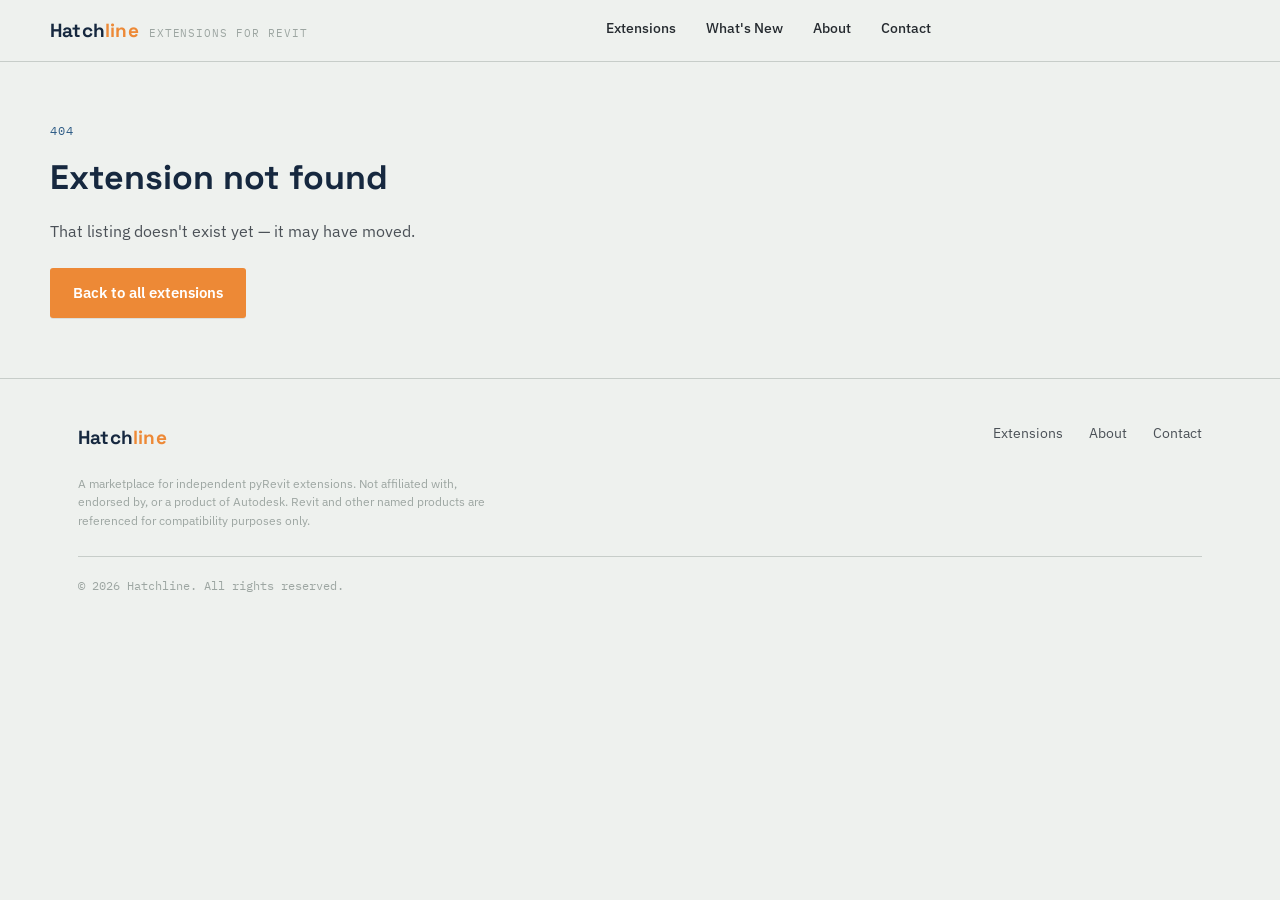
<file: extension.html>
<!DOCTYPE html>
<html lang="en">
<head>
<meta charset="UTF-8">
<link rel="icon" type="image/png" href="assets/img/favicon-32.png">
<link rel="shortcut icon" href="assets/img/favicon.ico">
<link rel="apple-touch-icon" href="assets/img/favicon-180.png">
<meta name="viewport" content="width=device-width, initial-scale=1.0">
<title id="pageTitle">Loading… — Hatchline</title>
<meta name="description" id="pageDesc" content="Extension details on Hatchline.">
<meta property="og:type" content="website">
<meta property="og:title" content="Extension details — Hatchline">
<meta property="og:description" content="Real, working pyRevit extension details, compatibility notes, and download on Hatchline.">
<meta property="og:image" content="https://sri-ram-bim.github.io/hatchline/assets/img/og-image.png">
<meta property="og:url" content="https://sri-ram-bim.github.io/hatchline/extension.html">
<meta property="og:site_name" content="Hatchline">
<meta name="twitter:card" content="summary_large_image">
<meta name="twitter:title" content="Extension details — Hatchline">
<meta name="twitter:description" content="Real, working pyRevit extension details, compatibility notes, and download on Hatchline.">
<meta name="twitter:image" content="https://sri-ram-bim.github.io/hatchline/assets/img/og-image.png">
<link rel="preconnect" href="https://fonts.googleapis.com">
<link rel="preconnect" href="https://fonts.gstatic.com" crossorigin>
<link href="https://fonts.googleapis.com/css2?family=Space+Grotesk:wght@400;500;600;700&family=IBM+Plex+Sans:wght@400;500;600&family=IBM+Plex+Mono:wght@400;500;600&display=swap" rel="stylesheet">
<link rel="stylesheet" href="assets/css/style.css">
<style>
  .hero{ padding:56px 0 40px; }
  .hero-grid{ display:grid; grid-template-columns:1.05fr .95fr; gap:56px; align-items:center; }
  .hero h1{ font-size:clamp(32px, 4.4vw, 50px); line-height:1.06; letter-spacing:-.01em; max-width:13ch; }
  .hero h1 em{ font-style:normal; color:var(--orange); text-decoration:underline; text-decoration-color:rgba(237,137,54,.35); text-decoration-thickness:4px; text-underline-offset:6px; }
  .hero p.lede{ margin-top:20px; font-size:17px; color:#454B51; max-width:48ch; }
  .hero-ctas{ display:flex; align-items:center; gap:16px; margin-top:28px; flex-wrap:wrap; }
  .back-link{ font-family:var(--mono); font-size:12.5px; color:var(--blueprint); text-decoration:none; display:inline-flex; align-items:center; gap:6px; margin-bottom:18px; }
  .back-link:hover{ text-decoration:underline; }
  .titleblock{ display:flex; align-items:center; gap:14px; font-family:var(--mono); font-size:11.5px; letter-spacing:.08em; text-transform:uppercase; color:var(--blueprint); margin-bottom:22px; }
  .titleblock .tagx{ border:1px solid var(--blueprint); padding:4px 9px; border-radius:2px; color:var(--blueprint); background:rgba(46,92,134,.06); }

  .queue-panel{ background:var(--paper); border:1px solid var(--hair); border-radius:5px; box-shadow:0 20px 44px -22px rgba(22,40,63,.35); overflow:hidden; }
  .queue-head{ background:var(--ink); color:#fff; padding:13px 18px; display:flex; align-items:center; justify-content:space-between; font-family:var(--mono); font-size:11.5px; letter-spacing:.06em; }
  .queue-head .pill{ background:rgba(255,255,255,.12); border-radius:2px; padding:3px 8px; font-size:10.5px; }
  .queue-formats{ display:flex; gap:8px; padding:14px 18px 4px; flex-wrap:wrap; border-bottom:1px solid var(--hair); }
  .fmt-chip{ font-family:var(--mono); font-size:11px; font-weight:600; letter-spacing:.03em; padding:5px 9px; border:1px solid var(--hair); border-radius:3px; color:var(--hair-dk); transition:color .25s ease, border-color .25s ease, background .25s ease; margin-bottom:10px; }
  .fmt-chip.lit{ color:var(--orange-dk); border-color:var(--orange); background:rgba(237,137,54,.08); }
  .queue-rows{ padding:6px 18px 16px; }
  .queue-row{ display:flex; align-items:center; gap:12px; padding:10px 0; border-bottom:1px dashed var(--hair); font-family:var(--mono); font-size:12.5px; color:var(--graphite); }
  .queue-row:last-child{ border-bottom:none; }
  .qbox{ width:15px; height:15px; border:1.5px solid var(--hair-dk); border-radius:2px; flex:none; position:relative; }
  .qbox.done{ border-color:var(--ok); background:var(--ok); }
  .qbox.done::after{ content:''; position:absolute; left:3px; top:0px; width:4px; height:8px; border:solid #fff; border-width:0 2px 2px 0; transform:rotate(40deg); }
  .qname{ flex:1; }
  .qstatus{ font-size:11px; color:var(--hair-dk); }
  .qstatus.done{ color:var(--ok); }
  .queue-progress{ padding:0 18px 18px; }
  .bar-track{ height:6px; background:var(--vellum); border-radius:99px; overflow:hidden; }
  .bar-fill{ height:100%; width:0%; background:var(--orange); border-radius:99px; animation:fillbar 5.5s ease-in-out infinite; }
  .bar-caption{ display:flex; justify-content:space-between; margin-top:8px; font-family:var(--mono); font-size:11px; color:var(--hair-dk); }
  @keyframes fillbar{ 0%{ width:0%; } 70%{ width:100%; } 100%{ width:100%; } }
  @media (prefers-reduced-motion:reduce){ .bar-fill{ animation:none; width:70%; } }

  @media (max-width:980px){ .hero-grid{ grid-template-columns:1fr; } }
</style>
</head>
<body>

<header class="nav">
  <div class="nav-inner wrap" style="padding-left:0;padding-right:0;">
    <a href="index.html" class="brand">
      <span class="brand-mark">Hatch<span>line</span></span>
      <span class="brand-sub">Extensions for Revit</span>
    </a>
    <nav class="links">
      <a href="index.html#extensions">Extensions</a>
      <a href="whats-new.html">What's New</a>
      <a href="index.html#about">About</a>
      <a href="contact.html">Contact</a>
    </nav>
    <div class="nav-cta" id="navCta"></div>
  </div>
</header>

<main id="pageBody">
  <div class="wrap" style="padding-top:24px;">
    <p class="mono" style="color:var(--hair-dk);">Loading extension…</p>
  </div>
</main>

<footer>
  <div class="wrap foot-grid">
    <div>
      <span class="brand-mark">Hatch<span>line</span></span>
      <p class="foot-note">A marketplace for independent pyRevit extensions. Not affiliated with, endorsed by, or a product of Autodesk. Revit and other named products are referenced for compatibility purposes only.</p>
    </div>
    <div class="foot-links">
      <a href="index.html#extensions">Extensions</a>
      <a href="index.html#about">About</a>
      <a href="contact.html">Contact</a>
    </div>
  </div>
  <div class="wrap">
    <p class="foot-copy">© 2026 Hatchline. All rights reserved.</p>
  </div>
</footer>

<script src="assets/js/extensions-data.js"></script>
<script src="assets/js/config.js"></script>
<script src="assets/js/lead-capture.js"></script>
<script src="assets/js/detail.js"></script>

</body>
</html>
</file>
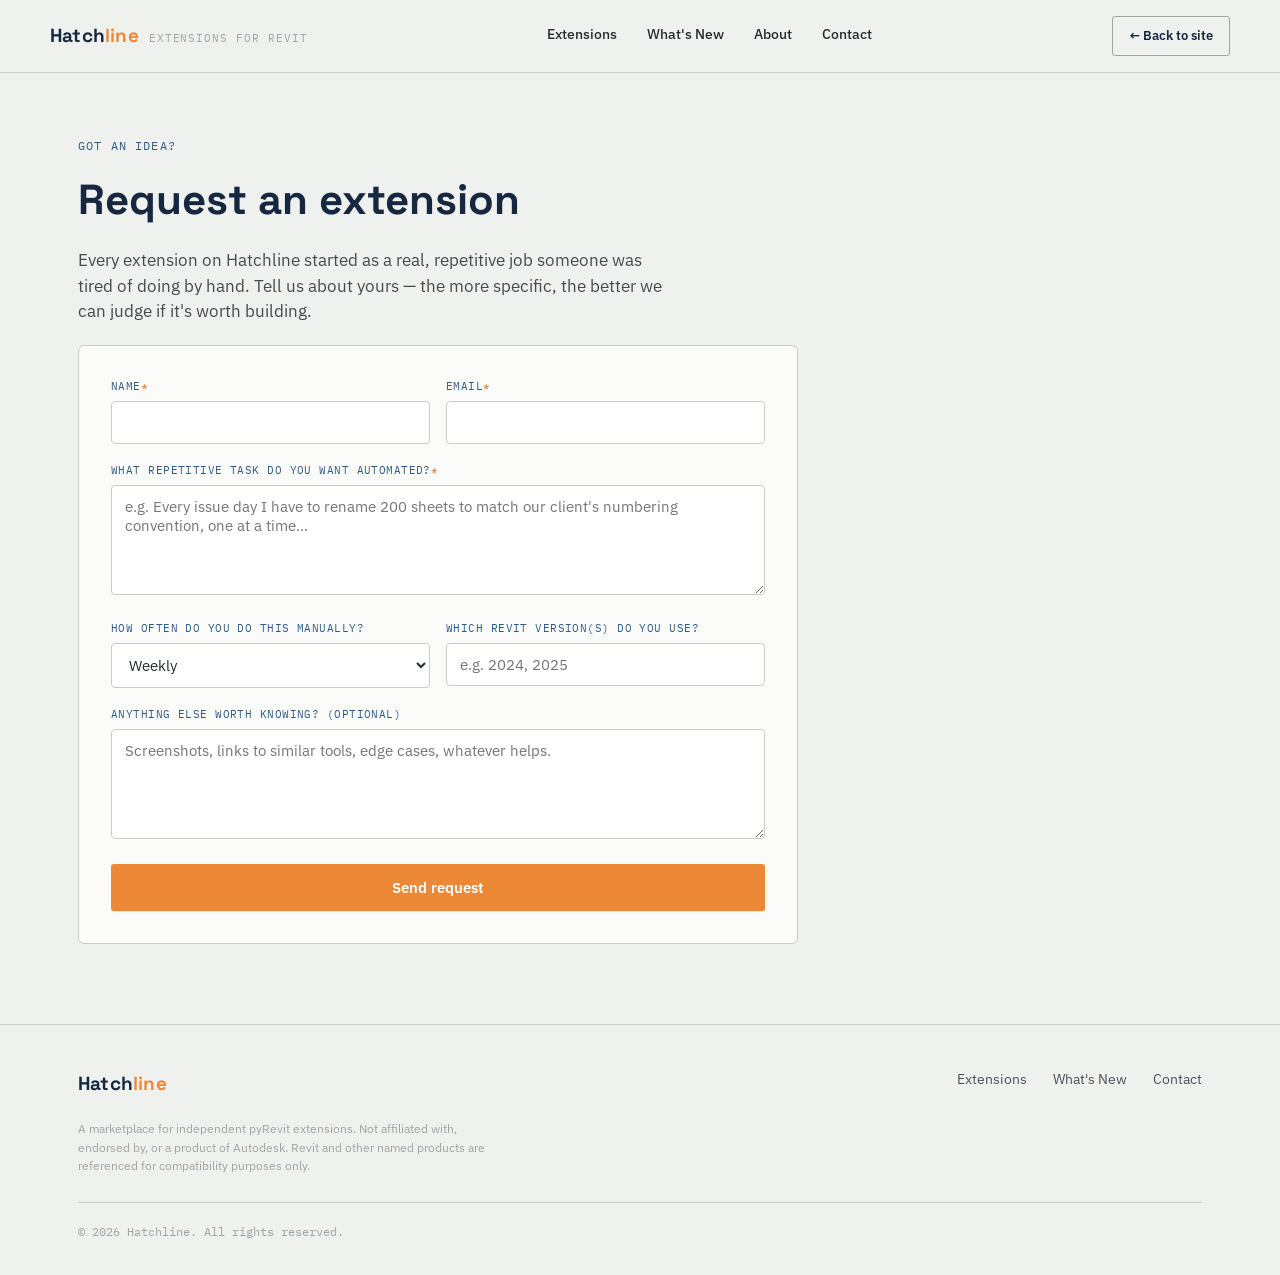
<file: request-extension.html>
<!DOCTYPE html>
<html lang="en">
<head>
<meta charset="UTF-8">
<link rel="icon" type="image/png" href="assets/img/favicon-32.png">
<link rel="shortcut icon" href="assets/img/favicon.ico">
<link rel="apple-touch-icon" href="assets/img/favicon-180.png">
<meta name="viewport" content="width=device-width, initial-scale=1.0">
<title>Request an Extension — Hatchline</title>
<meta name="description" content="Tell us what repetitive Revit workflow needs automating - we'll let you know if we can build it.">
<meta property="og:type" content="website">
<meta property="og:title" content="Request an Extension — Hatchline">
<meta property="og:description" content="Tell us what repetitive Revit workflow needs automating - we'll let you know if we can build it.">
<meta property="og:image" content="https://sri-ram-bim.github.io/hatchline/assets/img/og-image.png">
<meta property="og:url" content="https://sri-ram-bim.github.io/hatchline/request-extension.html">
<meta property="og:site_name" content="Hatchline">
<meta name="twitter:card" content="summary_large_image">
<meta name="twitter:title" content="Request an Extension — Hatchline">
<meta name="twitter:description" content="Tell us what repetitive Revit workflow needs automating - we'll let you know if we can build it.">
<meta name="twitter:image" content="https://sri-ram-bim.github.io/hatchline/assets/img/og-image.png">
<link rel="preconnect" href="https://fonts.googleapis.com">
<link rel="preconnect" href="https://fonts.gstatic.com" crossorigin>
<link href="https://fonts.googleapis.com/css2?family=Space+Grotesk:wght@400;500;600;700&family=IBM+Plex+Sans:wght@400;500;600&family=IBM+Plex+Mono:wght@400;500;600&display=swap" rel="stylesheet">
<link rel="stylesheet" href="assets/css/style.css">
<style>
  .req-hero{ padding:64px 0 20px; }
  .req-hero h1{ font-size:clamp(30px,4vw,42px); }
  .req-hero p.lede{ margin-top:16px; font-size:16.5px; color:#454B51; max-width:60ch; }

  .req-card{ background:var(--paper); border:1px solid var(--hair); border-radius:6px; padding:32px; max-width:720px; }
  .field{ margin-bottom:18px; }
  .field label{ display:block; font-family:var(--mono); font-size:11px; text-transform:uppercase; letter-spacing:.04em; color:var(--blueprint); margin-bottom:6px; }
  .field .hint{ font-size:12.5px; color:var(--hair-dk); margin-top:5px; }
  .field input, .field select, .field textarea{
    width:100%; padding:11px 13px; border:1px solid var(--hair); border-radius:4px;
    font-family:var(--body); font-size:14.5px; color:var(--graphite); background:#fff;
  }
  .field textarea{ min-height:110px; resize:vertical; }
  .field input:focus, .field select:focus, .field textarea:focus{ border-color:var(--orange); outline:none; }
  .req-mark{ color:var(--orange-dk); }
  .row2{ display:grid; grid-template-columns:1fr 1fr; gap:16px; }

  #formMsg{ font-size:13.5px; margin-top:14px; display:none; }
  #formMsg.ok{ color:var(--ok); }
  #formMsg.err{ color:#B4483C; }

  @media (max-width:640px){ .row2{ grid-template-columns:1fr; } }
</style>
</head>
<body>

<header class="nav">
  <div class="nav-inner wrap" style="padding-left:0;padding-right:0;">
    <a href="index.html" class="brand">
      <span class="brand-mark">Hatch<span>line</span></span>
      <span class="brand-sub">Extensions for Revit</span>
    </a>
    <nav class="links">
      <a href="index.html#extensions">Extensions</a>
      <a href="whats-new.html">What's New</a>
      <a href="index.html#about">About</a>
      <a href="contact.html">Contact</a>
    </nav>
    <div class="nav-cta">
      <a class="btn btn-ghost btn-sm" href="index.html">← Back to site</a>
    </div>
  </div>
</header>

<main>
  <section class="req-hero">
    <div class="wrap">
      <span class="eyebrow">Got an idea?</span>
      <h1>Request an extension</h1>
      <p class="lede">Every extension on Hatchline started as a real, repetitive job someone was tired of doing by hand. Tell us about yours — the more specific, the better we can judge if it's worth building.</p>
    </div>
  </section>

  <section style="padding-top:0;">
    <div class="wrap">
      <div class="req-card">
        <form id="reqForm" novalidate>
          <div class="row2">
            <div class="field"><label>Name<span class="req-mark">*</span></label><input id="rName" required autocomplete="name"></div>
            <div class="field"><label>Email<span class="req-mark">*</span></label><input id="rEmail" type="email" required autocomplete="email"></div>
          </div>

          <div class="field">
            <label>What repetitive task do you want automated?<span class="req-mark">*</span></label>
            <textarea id="rTask" required placeholder="e.g. Every issue day I have to rename 200 sheets to match our client's numbering convention, one at a time…"></textarea>
          </div>

          <div class="row2">
            <div class="field">
              <label>How often do you do this manually?</label>
              <select id="rFrequency">
                <option value="Daily">Daily</option>
                <option value="Weekly" selected>Weekly</option>
                <option value="Monthly">Monthly</option>
                <option value="Per project milestone">Per project milestone</option>
                <option value="Rarely, but painful when it happens">Rarely, but painful when it happens</option>
              </select>
            </div>
            <div class="field">
              <label>Which Revit version(s) do you use?</label>
              <input id="rRevitVersion" placeholder="e.g. 2024, 2025">
            </div>
          </div>

          <div class="field">
            <label>Anything else worth knowing? (optional)</label>
            <textarea id="rNotes" placeholder="Screenshots, links to similar tools, edge cases, whatever helps."></textarea>
          </div>

          <button type="submit" class="btn btn-primary" id="rSubmitBtn" style="width:100%;justify-content:center;">Send request</button>
          <p id="formMsg"></p>
        </form>
      </div>
    </div>
  </section>
</main>

<footer>
  <div class="wrap foot-grid">
    <div>
      <span class="brand-mark">Hatch<span>line</span></span>
      <p class="foot-note">A marketplace for independent pyRevit extensions. Not affiliated with, endorsed by, or a product of Autodesk. Revit and other named products are referenced for compatibility purposes only.</p>
    </div>
    <div class="foot-links">
      <a href="index.html#extensions">Extensions</a>
      <a href="whats-new.html">What's New</a>
      <a href="contact.html">Contact</a>
    </div>
  </div>
  <div class="wrap">
    <p class="foot-copy">© 2026 Hatchline. All rights reserved.</p>
  </div>
</footer>

<script src="assets/js/config.js"></script>
<script src="assets/js/request-extension.js"></script>

</body>
</html>
</file>
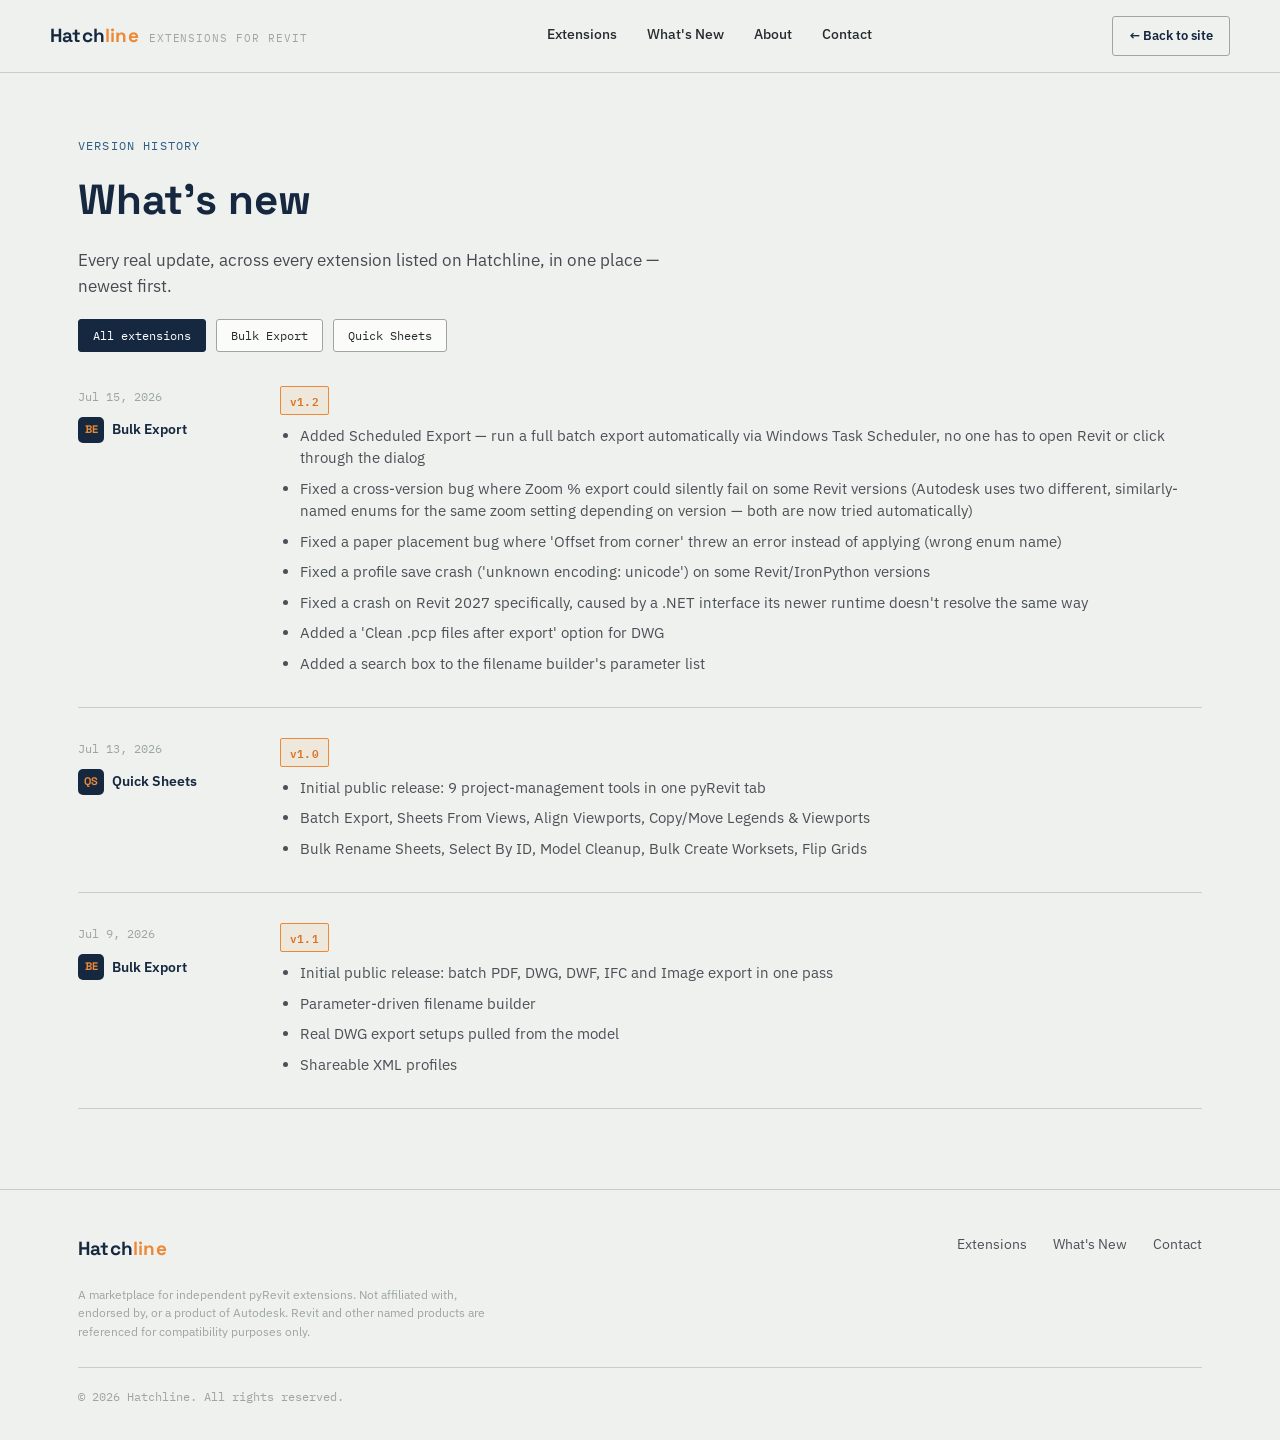
<file: whats-new.html>
<!DOCTYPE html>
<html lang="en">
<head>
<meta charset="UTF-8">
<link rel="icon" type="image/png" href="assets/img/favicon-32.png">
<link rel="shortcut icon" href="assets/img/favicon.ico">
<link rel="apple-touch-icon" href="assets/img/favicon-180.png">
<meta name="viewport" content="width=device-width, initial-scale=1.0">
<title>What's New — Hatchline</title>
<meta name="description" content="Every update across every Hatchline extension, in one timeline.">
<meta property="og:type" content="website">
<meta property="og:title" content="What's New — Hatchline">
<meta property="og:description" content="Every update across every Hatchline extension, in one timeline.">
<meta property="og:image" content="https://sri-ram-bim.github.io/hatchline/assets/img/og-image.png">
<meta property="og:url" content="https://sri-ram-bim.github.io/hatchline/whats-new.html">
<meta property="og:site_name" content="Hatchline">
<meta name="twitter:card" content="summary_large_image">
<meta name="twitter:title" content="What's New — Hatchline">
<meta name="twitter:description" content="Every update across every Hatchline extension, in one timeline.">
<meta name="twitter:image" content="https://sri-ram-bim.github.io/hatchline/assets/img/og-image.png">
<link rel="preconnect" href="https://fonts.googleapis.com">
<link rel="preconnect" href="https://fonts.gstatic.com" crossorigin>
<link href="https://fonts.googleapis.com/css2?family=Space+Grotesk:wght@400;500;600;700&family=IBM+Plex+Sans:wght@400;500;600&family=IBM+Plex+Mono:wght@400;500;600&display=swap" rel="stylesheet">
<link rel="stylesheet" href="assets/css/style.css">
<style>
  .wn-hero{ padding:64px 0 20px; }
  .wn-hero h1{ font-size:clamp(30px,4vw,42px); }
  .wn-hero p.lede{ margin-top:16px; font-size:16.5px; color:#454B51; max-width:60ch; }

  .wn-entry{ display:grid; grid-template-columns:170px 1fr; gap:32px; padding:32px 0; border-bottom:1px solid var(--hair); }
  .wn-entry:first-child{ padding-top:0; }
  .wn-meta{ font-family:var(--mono); font-size:12px; color:var(--hair-dk); }
  .wn-meta .wn-date{ display:block; margin-bottom:10px; }
  .wn-ext-link{ display:inline-flex; align-items:center; gap:8px; text-decoration:none; margin-bottom:4px; }
  .wn-ext-icon{ width:26px; height:26px; border-radius:5px; background:var(--ink); display:flex; align-items:center; justify-content:center; font-family:var(--display); font-weight:700; color:var(--orange); font-size:11px; flex:none; }
  .wn-ext-name{ font-family:var(--body); font-size:13.5px; font-weight:600; color:var(--ink); }
  .wn-list{ margin:12px 0 0; padding-left:20px; display:flex; flex-direction:column; gap:8px; }
  .wn-list li{ font-size:14.5px; color:#4B5157; }
  .wn-filter-row{ display:flex; gap:10px; flex-wrap:wrap; margin-bottom:36px; }
  .wn-filter-btn{
    font-family:var(--mono); font-size:12px; padding:8px 14px; border-radius:3px;
    border:1px solid var(--hair-dk); background:var(--paper); color:var(--graphite); cursor:pointer;
  }
  .wn-filter-btn.active{ background:var(--ink); color:#fff; border-color:var(--ink); }

  @media (max-width:700px){ .wn-entry{ grid-template-columns:1fr; gap:8px; } }
</style>
</head>
<body>

<header class="nav">
  <div class="nav-inner wrap" style="padding-left:0;padding-right:0;">
    <a href="index.html" class="brand">
      <span class="brand-mark">Hatch<span>line</span></span>
      <span class="brand-sub">Extensions for Revit</span>
    </a>
    <nav class="links">
      <a href="index.html#extensions">Extensions</a>
      <a href="whats-new.html">What's New</a>
      <a href="index.html#about">About</a>
      <a href="contact.html">Contact</a>
    </nav>
    <div class="nav-cta">
      <a class="btn btn-ghost btn-sm" href="index.html">← Back to site</a>
    </div>
  </div>
</header>

<main>
  <section class="wn-hero">
    <div class="wrap">
      <span class="eyebrow">Version history</span>
      <h1>What's new</h1>
      <p class="lede">Every real update, across every extension listed on Hatchline, in one place — newest first.</p>
    </div>
  </section>

  <section style="padding-top:0;">
    <div class="wrap">
      <div class="wn-filter-row" id="wnFilterRow"></div>
      <div id="wnTimeline"></div>
    </div>
  </section>
</main>

<footer>
  <div class="wrap foot-grid">
    <div>
      <span class="brand-mark">Hatch<span>line</span></span>
      <p class="foot-note">A marketplace for independent pyRevit extensions. Not affiliated with, endorsed by, or a product of Autodesk. Revit and other named products are referenced for compatibility purposes only.</p>
    </div>
    <div class="foot-links">
      <a href="index.html#extensions">Extensions</a>
      <a href="whats-new.html">What's New</a>
      <a href="contact.html">Contact</a>
    </div>
  </div>
  <div class="wrap">
    <p class="foot-copy">© 2026 Hatchline. All rights reserved.</p>
  </div>
</footer>

<script src="assets/js/extensions-data.js"></script>
<script>
(function(){
  "use strict";

  function escapeHtml(str){
    var div = document.createElement('div');
    div.textContent = str == null ? '' : String(str);
    return div.innerHTML;
  }

  // ---- flatten every extension's changelog into one list ----
  var allEntries = [];
  HATCHLINE_EXTENSIONS.forEach(function(ext){
    (ext.changelog || []).forEach(function(entry){
      allEntries.push({
        extName: ext.name,
        extSlug: ext.slug,
        extInitials: ext.initials,
        version: entry.version,
        date: entry.date || '',
        changes: entry.changes || []
      });
    });
  });

  // newest first, by date string (YYYY-MM-DD sorts correctly as text)
  allEntries.sort(function(a, b){ return (b.date || '').localeCompare(a.date || ''); });

  function formatDate(iso){
    if (!iso) return '';
    var parts = iso.split('-');
    if (parts.length !== 3) return iso;
    var months = ['Jan','Feb','Mar','Apr','May','Jun','Jul','Aug','Sep','Oct','Nov','Dec'];
    return months[parseInt(parts[1], 10) - 1] + ' ' + parseInt(parts[2], 10) + ', ' + parts[0];
  }

  function render(filterSlug){
    var entries = filterSlug ? allEntries.filter(function(e){ return e.extSlug === filterSlug; }) : allEntries;
    var html = entries.map(function(e){
      var items = e.changes.map(function(c){ return '<li>' + escapeHtml(c) + '</li>'; }).join('');
      return '<div class="wn-entry">' +
        '<div class="wn-meta">' +
          '<span class="wn-date">' + escapeHtml(formatDate(e.date)) + '</span>' +
          '<a class="wn-ext-link" href="extension.html?slug=' + encodeURIComponent(e.extSlug) + '">' +
            '<span class="wn-ext-icon">' + escapeHtml(e.extInitials) + '</span>' +
            '<span class="wn-ext-name">' + escapeHtml(e.extName) + '</span>' +
          '</a>' +
        '</div>' +
        '<div>' +
          '<span class="version-badge">v' + escapeHtml(e.version) + '</span>' +
          '<ul class="wn-list">' + items + '</ul>' +
        '</div>' +
      '</div>';
    }).join('');
    document.getElementById('wnTimeline').innerHTML = html || '<p style="color:var(--hair-dk);">No updates yet.</p>';
  }

  // ---- filter buttons: All + one per extension ----
  var filterRow = document.getElementById('wnFilterRow');
  var allBtn = document.createElement('button');
  allBtn.className = 'wn-filter-btn active';
  allBtn.textContent = 'All extensions';
  allBtn.addEventListener('click', function(){
    setActive(allBtn);
    render(null);
  });
  filterRow.appendChild(allBtn);

  function setActive(btn){
    filterRow.querySelectorAll('.wn-filter-btn').forEach(function(b){ b.classList.remove('active'); });
    btn.classList.add('active');
  }

  HATCHLINE_EXTENSIONS.forEach(function(ext){
    if (!ext.changelog || !ext.changelog.length) return;
    var btn = document.createElement('button');
    btn.className = 'wn-filter-btn';
    btn.textContent = ext.name;
    btn.addEventListener('click', function(){
      setActive(btn);
      render(ext.slug);
    });
    filterRow.appendChild(btn);
  });

  render(null);
})();
</script>

</body>
</html>
</file>
<file: assets/css/style.css>
/* ============================================================
   HATCHLINE — shared design system
   Blueprint/drafting visual identity, shared by all pages.
   ============================================================ */

:root{
  --ink:        #16283F;
  --blueprint:  #2E5C86;
  --vellum:     #EEF1EE;
  --paper:      #FBFCFA;
  --orange:     #ED8936;
  --orange-dk:  #D97324;
  --graphite:   #262B30;
  --hair:       #C7CDC9;
  --hair-dk:    #9DA6A2;
  --ok:         #2E7D4F;

  --display: 'Space Grotesk', sans-serif;
  --body:    'IBM Plex Sans', sans-serif;
  --mono:    'IBM Plex Mono', monospace;

  --maxw: 1180px;
}

*{ box-sizing:border-box; }
html{ scroll-behavior:smooth; }
body{
  margin:0;
  background:var(--vellum);
  color:var(--graphite);
  font-family:var(--body);
  font-size:16px;
  line-height:1.55;
  -webkit-font-smoothing:antialiased;
}
img,svg{ display:block; max-width:100%; }
a{ color:inherit; }
h1,h2,h3,h4{ font-family:var(--display); margin:0; color:var(--ink); }
p{ margin:0; }
.wrap{ max-width:var(--maxw); margin:0 auto; padding:0 28px; }
.mono{ font-family:var(--mono); }
:focus-visible{ outline:2px solid var(--orange-dk); outline-offset:3px; }

.grid-bg{
  background-image:
    linear-gradient(var(--hair) 1px, transparent 1px),
    linear-gradient(90deg, var(--hair) 1px, transparent 1px);
  background-size: 40px 40px;
  background-position: -1px -1px;
}

/* ---------- buttons ---------- */
.btn{
  display:inline-flex; align-items:center; gap:8px;
  font-family:var(--body); font-weight:600; font-size:14.5px;
  padding:13px 22px;
  border-radius:3px;
  border:1.5px solid transparent;
  cursor:pointer;
  text-decoration:none;
  transition:transform .12s ease, background .15s ease, border-color .15s ease;
  white-space:nowrap;
}
.btn:active{ transform:translateY(1px); }
.btn-primary{ background:var(--orange); color:#fff; box-shadow:0 1px 0 rgba(0,0,0,.08); }
.btn-primary:hover{ background:var(--orange-dk); }
.btn-ghost{ background:transparent; color:var(--ink); border-color:var(--hair-dk); }
.btn-ghost:hover{ border-color:var(--ink); }
.btn-dark{ background:var(--ink); color:#fff; }
.btn-dark:hover{ background:#0f1c2e; }
.btn-sm{ padding:9px 16px; font-size:13px; }

/* ---------- nav ---------- */
header.nav{
  position:sticky; top:0; z-index:50;
  background:rgba(238,241,238,.92);
  backdrop-filter:blur(8px);
  border-bottom:1px solid var(--hair);
}
.nav-inner{ display:flex; align-items:center; justify-content:space-between; padding:16px 28px; }
.brand{ display:flex; align-items:baseline; gap:10px; text-decoration:none; }
.brand-mark{ font-family:var(--display); font-weight:700; font-size:19px; color:var(--ink); letter-spacing:.01em; }
.brand-mark span{ color:var(--orange); }
.brand-sub{ font-family:var(--mono); font-size:10.5px; letter-spacing:.09em; color:var(--hair-dk); text-transform:uppercase; }
nav.links{ display:flex; align-items:center; gap:30px; }
nav.links a{ font-size:14px; font-weight:500; text-decoration:none; color:var(--graphite); border-bottom:1px solid transparent; padding-bottom:2px; transition:border-color .15s ease, color .15s ease; }
nav.links a:hover{ border-color:var(--orange); color:var(--ink); }
.nav-cta{ display:flex; align-items:center; gap:14px; }

/* ---------- section shells ---------- */
section{ padding:80px 0; }
.eyebrow{ font-family:var(--mono); font-size:11.5px; letter-spacing:.1em; text-transform:uppercase; color:var(--blueprint); margin-bottom:12px; display:block; }
.section-head{ max-width:640px; margin-bottom:48px; }
.section-head h2{ font-size:clamp(26px,3vw,36px); line-height:1.15; }
.section-head p{ margin-top:14px; font-size:16px; color:#4B5157; }

/* ---------- schedule / comparison table ---------- */
.schedule-wrap{ background:var(--paper); border:1px solid var(--hair); border-radius:5px; overflow:hidden; }
table.schedule{ width:100%; border-collapse:collapse; }
table.schedule caption{ text-align:left; font-family:var(--mono); font-size:11px; letter-spacing:.07em; text-transform:uppercase; color:#fff; background:var(--ink); padding:12px 20px; }
table.schedule th, table.schedule td{ text-align:left; padding:15px 20px; font-size:14.5px; border-bottom:1px solid var(--hair); }
table.schedule thead th{ font-family:var(--mono); font-size:11px; letter-spacing:.05em; text-transform:uppercase; color:var(--hair-dk); background:var(--vellum); border-bottom:1px solid var(--hair-dk); }
table.schedule tbody tr:nth-child(even){ background:rgba(46,92,134,.035); }
table.schedule tbody tr:last-child td{ border-bottom:none; }
td.col-manual{ color:#6B7278; }
td.col-bulk{ color:var(--ink); font-weight:600; }
td.col-bulk::before{ content:'✓ '; color:var(--ok); font-weight:700; }
.schedule-note{ margin-top:18px; font-size:13.5px; color:var(--hair-dk); max-width:70ch; }

/* ---------- callouts ---------- */
.callouts{ display:grid; grid-template-columns:repeat(3, 1fr); gap:1px; background:var(--hair); border:1px solid var(--hair); border-radius:5px; overflow:hidden; }
.callout{ background:var(--paper); padding:30px 26px; }
.callout .tag{ font-family:var(--mono); font-size:11px; color:var(--orange-dk); font-weight:600; letter-spacing:.04em; display:inline-block; margin-bottom:14px; }
.callout h3{ font-size:18px; margin-bottom:9px; }
.callout p{ font-size:14.5px; color:#4B5157; }

/* ---------- workflow ---------- */
.workflow{ display:grid; grid-template-columns:repeat(3,1fr); gap:26px; }
.wf-card{ background:var(--paper); border:1px solid var(--hair); border-radius:5px; padding:30px 26px 26px; }
.wf-num{ font-family:var(--mono); font-size:13px; font-weight:600; color:var(--blueprint); border:1px solid var(--blueprint); display:inline-block; padding:3px 9px; border-radius:2px; margin-bottom:16px; }
.wf-card h3{ font-size:19px; margin-bottom:10px; }
.wf-card p{ font-size:14.5px; color:#4B5157; }

/* ---------- pricing ---------- */
.pricing{ display:grid; grid-template-columns:repeat(auto-fit, minmax(260px,1fr)); gap:22px; }
.price-card{ background:var(--paper); border:1px solid var(--hair); border-radius:6px; padding:32px 28px; display:flex; flex-direction:column; gap:16px; }
.price-tag{ font-family:var(--display); font-size:14px; color:var(--hair-dk); font-weight:600; text-transform:uppercase; letter-spacing:.04em; }
.price-amount{ display:flex; align-items:baseline; gap:10px; flex-wrap:wrap; }
.price-amount .big{ font-family:var(--display); font-size:38px; font-weight:700; color:var(--ink); }
.price-amount .alt{ font-family:var(--mono); font-size:14px; color:var(--hair-dk); }
.price-model{ font-family:var(--mono); font-size:11.5px; color:var(--orange-dk); letter-spacing:.04em; text-transform:uppercase; }
.price-list{ list-style:none; margin:0; padding:0; display:flex; flex-direction:column; gap:10px; }
.price-list li{ font-size:13.5px; padding-left:20px; position:relative; color:#4B5157; }
.price-list li::before{ content:'—'; position:absolute; left:0; color:var(--orange); }
.price-note{ font-size:12px; color:var(--hair-dk); }

/* ---------- credibility + FAQ ---------- */
.cred{ display:grid; grid-template-columns:.9fr 1.1fr; gap:60px; align-items:start; }
.cred-quote{ font-family:var(--display); font-size:22px; line-height:1.35; color:var(--ink); border-left:3px solid var(--orange); padding-left:22px; }
.cred-byline{ margin-top:18px; font-family:var(--mono); font-size:12.5px; color:var(--hair-dk); }
.faq-item{ border-bottom:1px solid var(--hair); }
.faq-item:first-child{ border-top:1px solid var(--hair); }
.faq-q{ width:100%; text-align:left; background:none; border:none; cursor:pointer; padding:19px 4px; display:flex; justify-content:space-between; align-items:center; gap:16px; font-family:var(--body); font-size:15.5px; font-weight:600; color:var(--ink); }
.faq-q .plus{ font-family:var(--mono); font-size:18px; color:var(--orange); flex:none; transition:transform .2s ease; }
.faq-item.open .faq-q .plus{ transform:rotate(45deg); }
.faq-a{ max-height:0; overflow:hidden; transition:max-height .25s ease; }
.faq-a-in{ padding:0 4px 20px; font-size:14.5px; color:#4B5157; max-width:60ch; }
.faq-item.open .faq-a{ max-height:260px; }

/* ---------- newsletter ---------- */
.newsletter-box{
  background:var(--paper); border:1px solid var(--hair); border-radius:8px;
  padding:44px 46px; display:flex; align-items:center; justify-content:space-between;
  gap:36px; flex-wrap:wrap;
}
.newsletter-box h2{ font-size:clamp(20px,2.6vw,26px); margin-top:8px; }
.newsletter-box p{ margin-top:10px; font-size:14.5px; color:#4B5157; max-width:44ch; }
.newsletter-form{ display:flex; gap:10px; flex:none; }
.newsletter-form input{
  width:260px; padding:13px 16px; border:1px solid var(--hair); border-radius:3px;
  font-family:var(--body); font-size:14.5px; color:var(--graphite); background:#fff;
}
.newsletter-form input:focus{ border-color:var(--orange); outline:none; }
.newsletter-msg{ font-size:13px; margin-top:14px; text-align:right; display:none; }
.newsletter-msg.ok{ color:var(--ok); display:block; }
.newsletter-msg.err{ color:#B4483C; display:block; }
@media (max-width:640px){
  .newsletter-form{ flex-direction:column; width:100%; }
  .newsletter-form input{ width:100%; }
}

/* ---------- CTA strip ---------- */
.cta-strip{ background:var(--ink); color:#fff; border-radius:8px; padding:52px 46px; display:flex; align-items:center; justify-content:space-between; gap:30px; flex-wrap:wrap; }
.cta-strip h2{ color:#fff; font-size:clamp(22px,3vw,30px); max-width:18ch; }
.cta-strip p{ color:#C9D2DB; margin-top:10px; font-size:15px; }

/* ---------- footer ---------- */
footer{ border-top:1px solid var(--hair); padding:44px 0 34px; }
.foot-grid{ display:flex; justify-content:space-between; align-items:flex-start; gap:30px; flex-wrap:wrap; }
.foot-links{ display:flex; gap:26px; font-size:13.5px; }
.foot-links a{ text-decoration:none; color:#4B5157; }
.foot-links a:hover{ color:var(--ink); }
.foot-note{ margin-top:22px; font-size:12px; color:var(--hair-dk); max-width:60ch; }
.foot-copy{ margin-top:26px; padding-top:20px; border-top:1px solid var(--hair); font-size:11.5px; color:var(--hair-dk); font-family:var(--mono); }

/* ---------- reveal-on-scroll ---------- */
.reveal{ opacity:0; transform:translateY(14px); transition:opacity .5s ease, transform .5s ease; }
.reveal.in{ opacity:1; transform:none; }
@media (prefers-reduced-motion:reduce){ .reveal{ opacity:1; transform:none; transition:none; } }

/* ---------- version badge + changelog ---------- */
.version-badge{
  font-family:var(--mono); font-size:11px; font-weight:600; color:var(--orange-dk);
  background:rgba(237,137,54,.1); border:1px solid var(--orange); border-radius:2px;
  padding:4px 9px; letter-spacing:.02em;
}
.changelog-wrap{ display:flex; flex-direction:column; gap:0; border:1px solid var(--hair); border-radius:5px; overflow:hidden; background:var(--paper); }
.changelog-entry{ padding:22px 24px; border-bottom:1px solid var(--hair); }
.changelog-entry:last-child{ border-bottom:none; }
.changelog-version{ display:flex; align-items:center; gap:10px; margin-bottom:12px; }
.changelog-latest{ font-family:var(--mono); font-size:10.5px; font-weight:600; color:var(--ok); text-transform:uppercase; letter-spacing:.05em; }
.changelog-list{ margin:0; padding-left:20px; display:flex; flex-direction:column; gap:7px; }
.changelog-list li{ font-size:14px; color:#4B5157; }
.changelog-download-row{ margin-top:14px; }

/* ---------- extension cards (marketplace grid) ---------- */
.category-label{ display:flex; align-items:center; gap:12px; margin-bottom:26px; }
.category-label .line{ flex:1; height:1px; background:var(--hair); }
.ext-grid{ display:grid; grid-template-columns:repeat(auto-fill, minmax(300px, 1fr)); gap:22px; }
.ext-card{
  background:var(--paper); border:1px solid var(--hair); border-radius:6px; padding:26px;
  text-decoration:none; color:inherit; display:flex; flex-direction:column; gap:14px;
  transition:border-color .15s ease, transform .15s ease, box-shadow .15s ease;
}
.ext-card:hover{ border-color:var(--orange); transform:translateY(-3px); box-shadow:0 16px 30px -20px rgba(22,40,63,.35); }
.ext-icon{ width:52px; height:52px; border-radius:8px; background:var(--ink); display:flex; align-items:center; justify-content:center; font-family:var(--display); font-weight:700; color:var(--orange); font-size:20px; }
.ext-card h3{ font-size:19px; }
.card-version{ font-family:var(--mono); font-size:11px; font-weight:600; color:var(--hair-dk); vertical-align:middle; }
.ext-card .ext-tagline{ font-size:13.5px; color:#4B5157; flex:1; }
.ext-meta{ display:flex; align-items:center; justify-content:space-between; font-family:var(--mono); font-size:12px; color:var(--hair-dk); border-top:1px dashed var(--hair); padding-top:14px; }
.ext-meta .price{ color:var(--orange-dk); font-weight:600; }
.ext-badges{ display:flex; gap:6px; flex-wrap:wrap; }
.ext-badge{ font-family:var(--mono); font-size:10.5px; font-weight:600; padding:3px 8px; border:1px solid var(--hair); border-radius:3px; color:var(--hair-dk); }

/* ---------- lead-capture download modal ---------- */
.hl-modal-overlay{
  position:fixed; inset:0; background:rgba(22,40,63,.55);
  display:flex; align-items:center; justify-content:center;
  z-index:200; opacity:0; pointer-events:none; transition:opacity .2s ease;
  padding:20px;
}
.hl-modal-overlay.open{ opacity:1; pointer-events:auto; }
.hl-modal{
  background:var(--paper); border-radius:8px; padding:34px; width:100%; max-width:420px;
  position:relative; box-shadow:0 30px 60px -20px rgba(0,0,0,.4);
  transform:translateY(10px); transition:transform .2s ease;
}
.hl-modal-overlay.open .hl-modal{ transform:translateY(0); }
.hl-modal-close{
  position:absolute; top:14px; right:16px; background:none; border:none;
  font-size:22px; line-height:1; color:var(--hair-dk); cursor:pointer;
}
.hl-modal-close:hover{ color:var(--ink); }
.hl-modal h3{ font-size:22px; margin-top:6px; }
.hl-modal-sub{ font-size:13.5px; color:#4B5157; margin-top:8px; margin-bottom:20px; }
.hl-field{ margin-bottom:14px; }
.hl-field label{ display:block; font-family:var(--mono); font-size:11px; text-transform:uppercase; letter-spacing:.04em; color:var(--blueprint); margin-bottom:6px; }
.req-mark{ color:var(--orange-dk); }
.hl-field input, .hl-field select{
  width:100%; padding:10px 12px; border:1px solid var(--hair); border-radius:4px;
  font-family:var(--body); font-size:14.5px; background:#fff; color:var(--graphite);
}
.hl-field input:focus, .hl-field select:focus{ border-color:var(--orange); outline:none; }
.hl-error{ color:#B4483C; font-size:13px; margin:0 0 12px; }
.hl-privacy{ font-size:11.5px; color:var(--hair-dk); text-align:center; margin-top:12px; }

/* ---------- empty state (future category placeholder) ---------- */

.empty-card{
  border:1px dashed var(--hair-dk); border-radius:6px; padding:26px;
  display:flex; flex-direction:column; justify-content:center; gap:8px;
  color:var(--hair-dk); font-size:13.5px;
}
.empty-card strong{ color:#6B7278; font-family:var(--display); font-size:15px; }

/* ---------- responsive ---------- */
@media (max-width:980px){
  .callouts{ grid-template-columns:repeat(2,1fr); }
  .workflow{ grid-template-columns:1fr; }
  .cred{ grid-template-columns:1fr; }
  nav.links{ display:none; }
}
@media (max-width:640px){
  .callouts{ grid-template-columns:1fr; }
  section{ padding:56px 0; }
  .cta-strip{ padding:34px 24px; }
}
</file>
